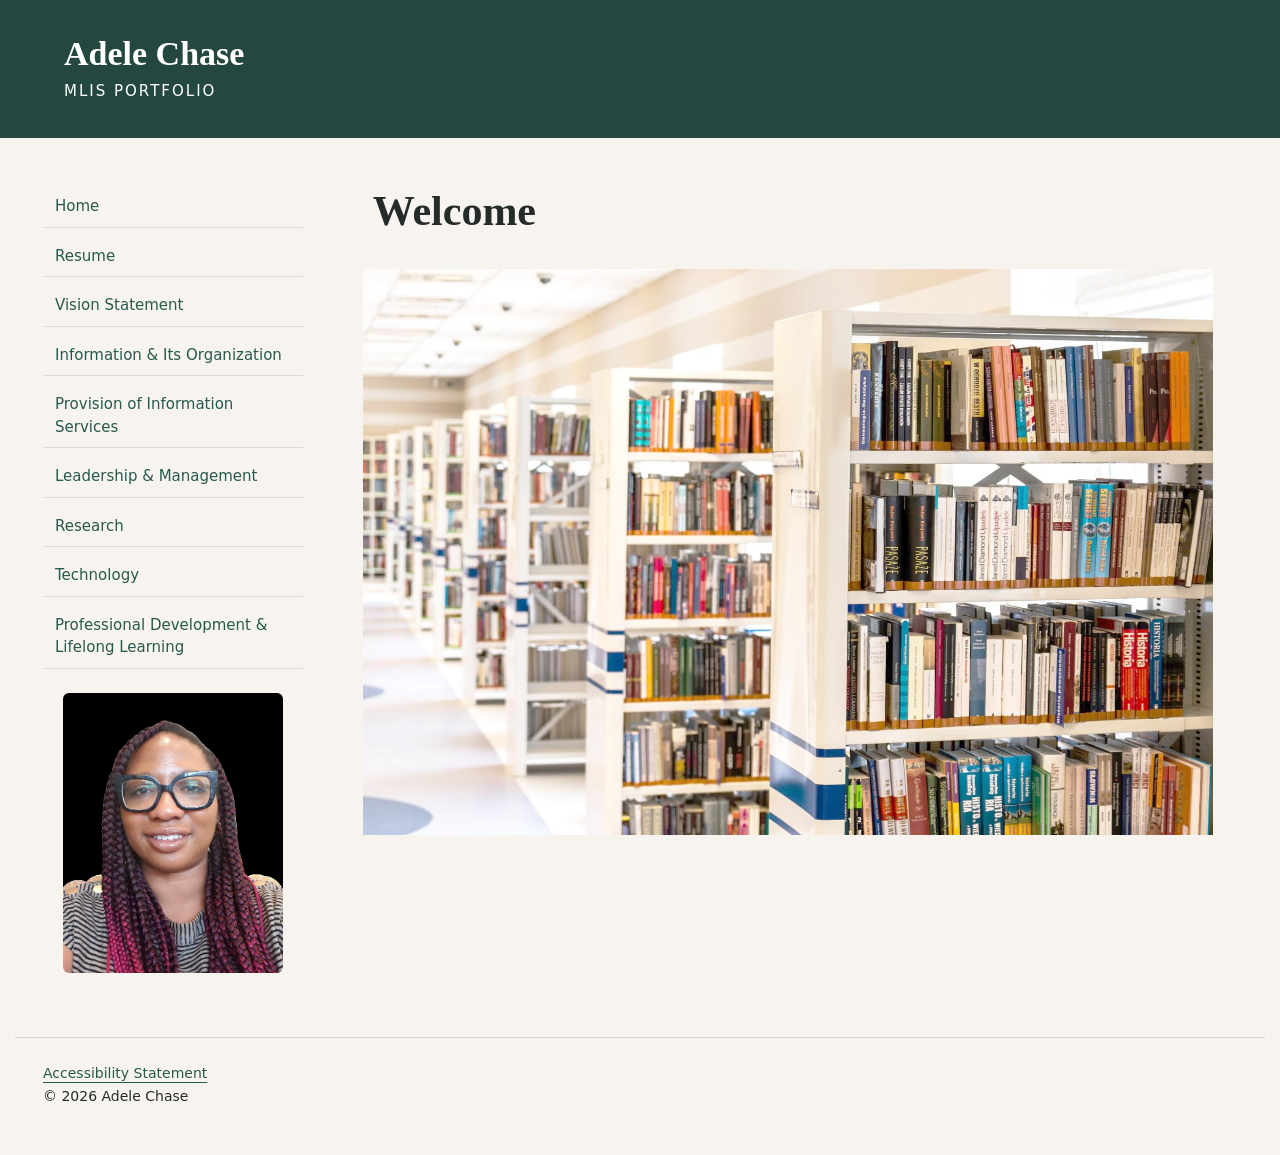
<file: index.html>
<!doctype html>
<html lang="en"><head><meta charset="utf-8"><meta name="viewport" content="width=device-width, initial-scale=1"><title>Home | Adele Chase — MLIS Portfolio</title><link rel="stylesheet" href="style.css"></head><body><a class="skip" href="#content">Skip to content</a><header><a class="brand" href="index.html">Adele Chase<span>MLIS Portfolio</span></a></header><div class="layout"><aside class="home-sidebar"><nav aria-label="Main navigation"><a href="index.html">Home</a><a href="resume.html">Resume</a><a href="vision-statement.html">Vision Statement</a><a href="information-organization.html">Information &amp; Its Organization</a><a href="information-services.html">Provision of Information Services</a><a href="leadership-management.html">Leadership &amp; Management</a><a href="research.html">Research</a><a href="technology.html">Technology</a><a href="professional-development.html">Professional Development &amp; Lifelong Learning</a></nav><img class="portrait" src="assets/e1c992_d868ff9515e34f4cb7416c0b3d04ee50~mv2.jpg" alt="Smiling Black woman with glasses and long braids."></aside><main id="content">
<h1> Welcome</h1>
<img class="content-image" src="assets/ab21a37674104b65a2404021d0c1928b.jpg" alt="Library Bookshelves" loading="lazy"></main></div><footer><a href="accessibility-statement.html">Accessibility Statement</a><p>© 2026 Adele Chase</p></footer></body></html>
</file>
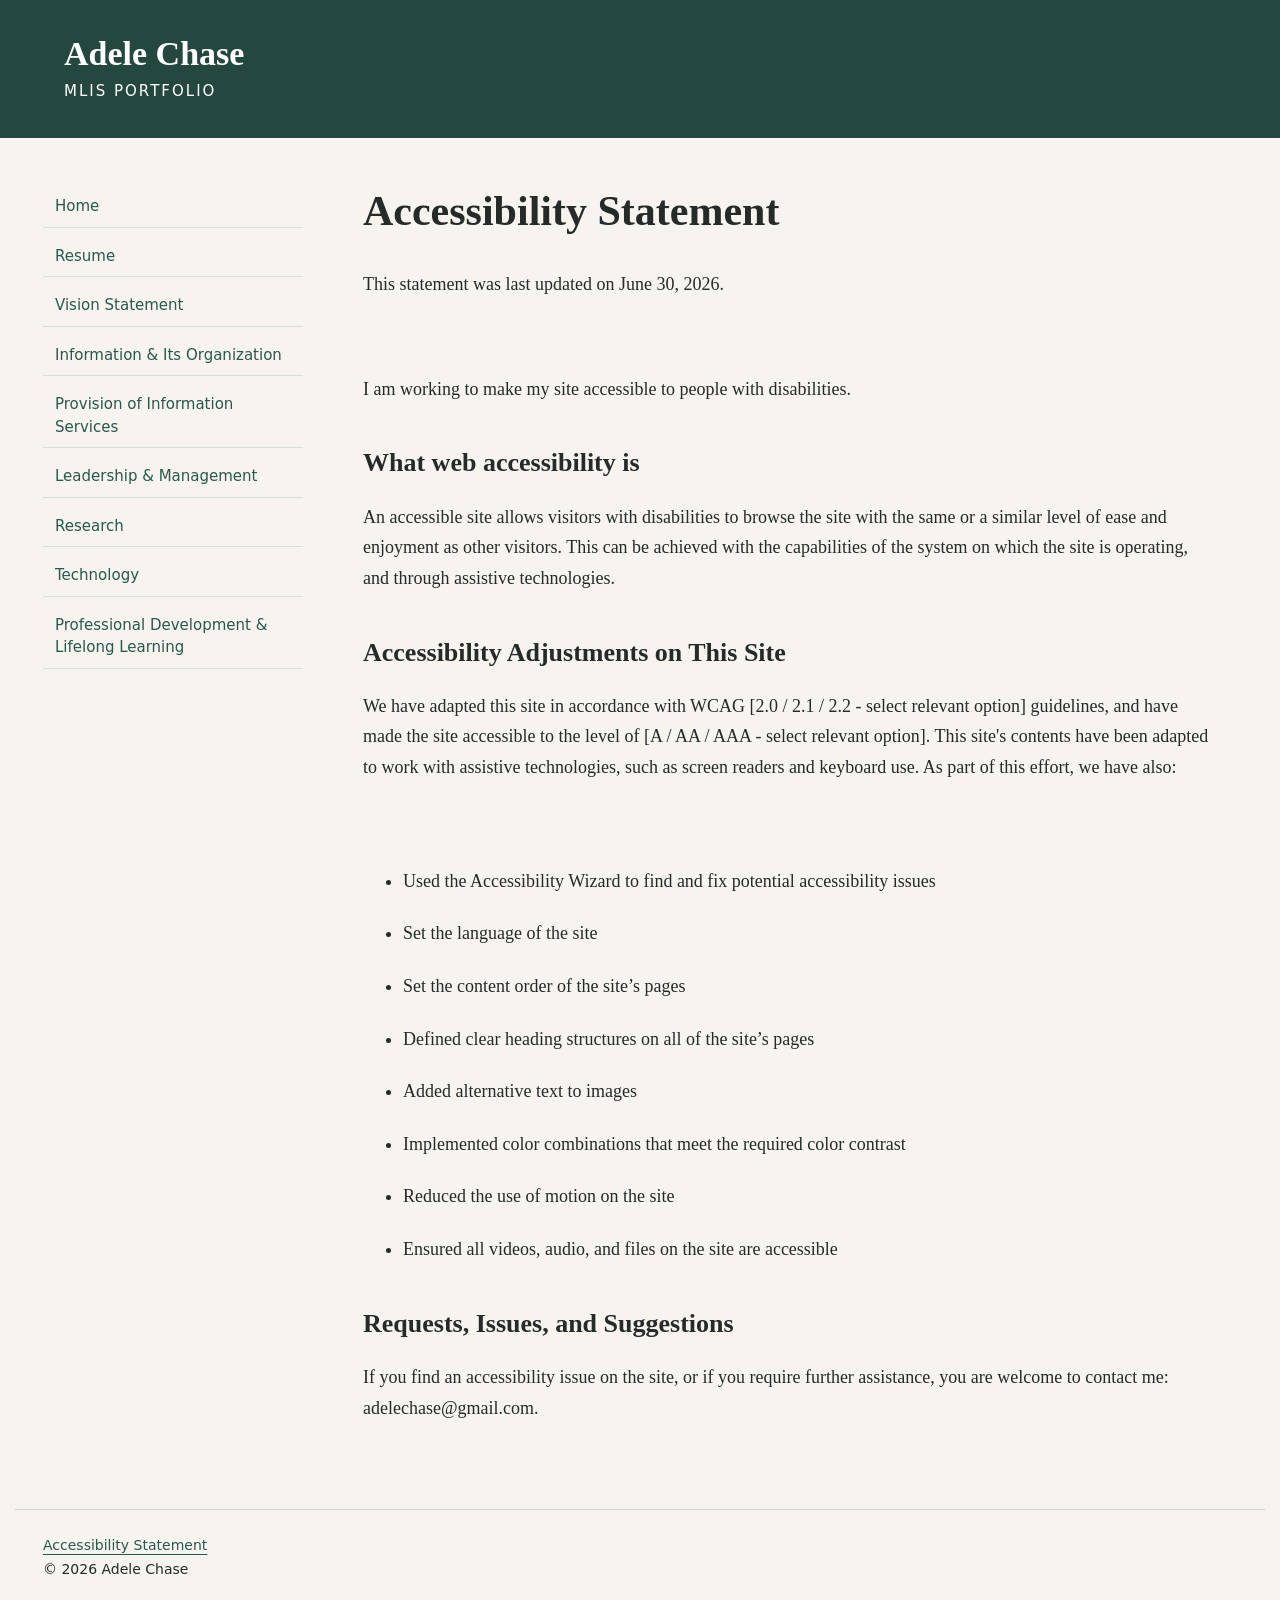
<file: accessibility-statement.html>
<!doctype html>
<html lang="en"><head><meta charset="utf-8"><meta name="viewport" content="width=device-width, initial-scale=1"><title>Accessibility Statement | Adele Chase — MLIS Portfolio</title><link rel="stylesheet" href="style.css"></head><body><a class="skip" href="#content">Skip to content</a><header><a class="brand" href="index.html">Adele Chase<span>MLIS Portfolio</span></a></header><div class="layout"><nav aria-label="Main navigation"><a href="index.html">Home</a><a href="resume.html">Resume</a><a href="vision-statement.html">Vision Statement</a><a href="information-organization.html">Information &amp; Its Organization</a><a href="information-services.html">Provision of Information Services</a><a href="leadership-management.html">Leadership &amp; Management</a><a href="research.html">Research</a><a href="technology.html">Technology</a><a href="professional-development.html">Professional Development &amp; Lifelong Learning</a></nav><main id="content"><h1>Accessibility Statement</h1>
<p>This statement was last updated on June 30, 2026.</p>
<p><span>​</span></p>
<p>I am working to make my site accessible to people with disabilities.</p>
<h2>What web accessibility is</h2>
<p>An accessible site allows visitors with disabilities to browse the site with the same or a similar level of ease and enjoyment as other visitors. This can be achieved with the capabilities of the system on which the site is operating, and through assistive technologies.</p>
<h2>Accessibility Adjustments on This Site</h2>
<p>We have adapted this site in accordance with WCAG <span>[2.0 / 2.1 / 2.2 - select relevant option]</span> guidelines, and have made the site accessible to the level of <span>[A / AA / AAA - select relevant option]</span>. This site&#x27;s contents have been adapted to work with assistive technologies, such as screen readers and keyboard use. As part of this effort, we have also:<br></br>
 </p>
<ul>
<li>
<p>Used the Accessibility Wizard to find and fix potential accessibility issues</p>
</li>
<li>
<p>Set the language of the site </p>
</li>
<li>
<p>Set the content order of the site’s pages</p>
</li>
<li>
<p>Defined clear heading structures on all of the site’s pages</p>
</li>
<li>
<p>Added alternative text to images</p>
</li>
<li>
<p>Implemented color combinations that meet the required color contrast</p>
</li>
<li>
<p>Reduced the use of motion on the site</p>
</li>
<li>
<p>Ensured all videos, audio, and files on the site are accessible</p>
</li>
</ul>
<h2>Requests, Issues, and Suggestions</h2>
<p>If you find an accessibility issue on the site, or if you require further assistance, you are welcome to contact me: adelechase@gmail.com.</p></main></div><footer><a href="accessibility-statement.html">Accessibility Statement</a><p>© 2026 Adele Chase</p></footer></body></html>
</file>
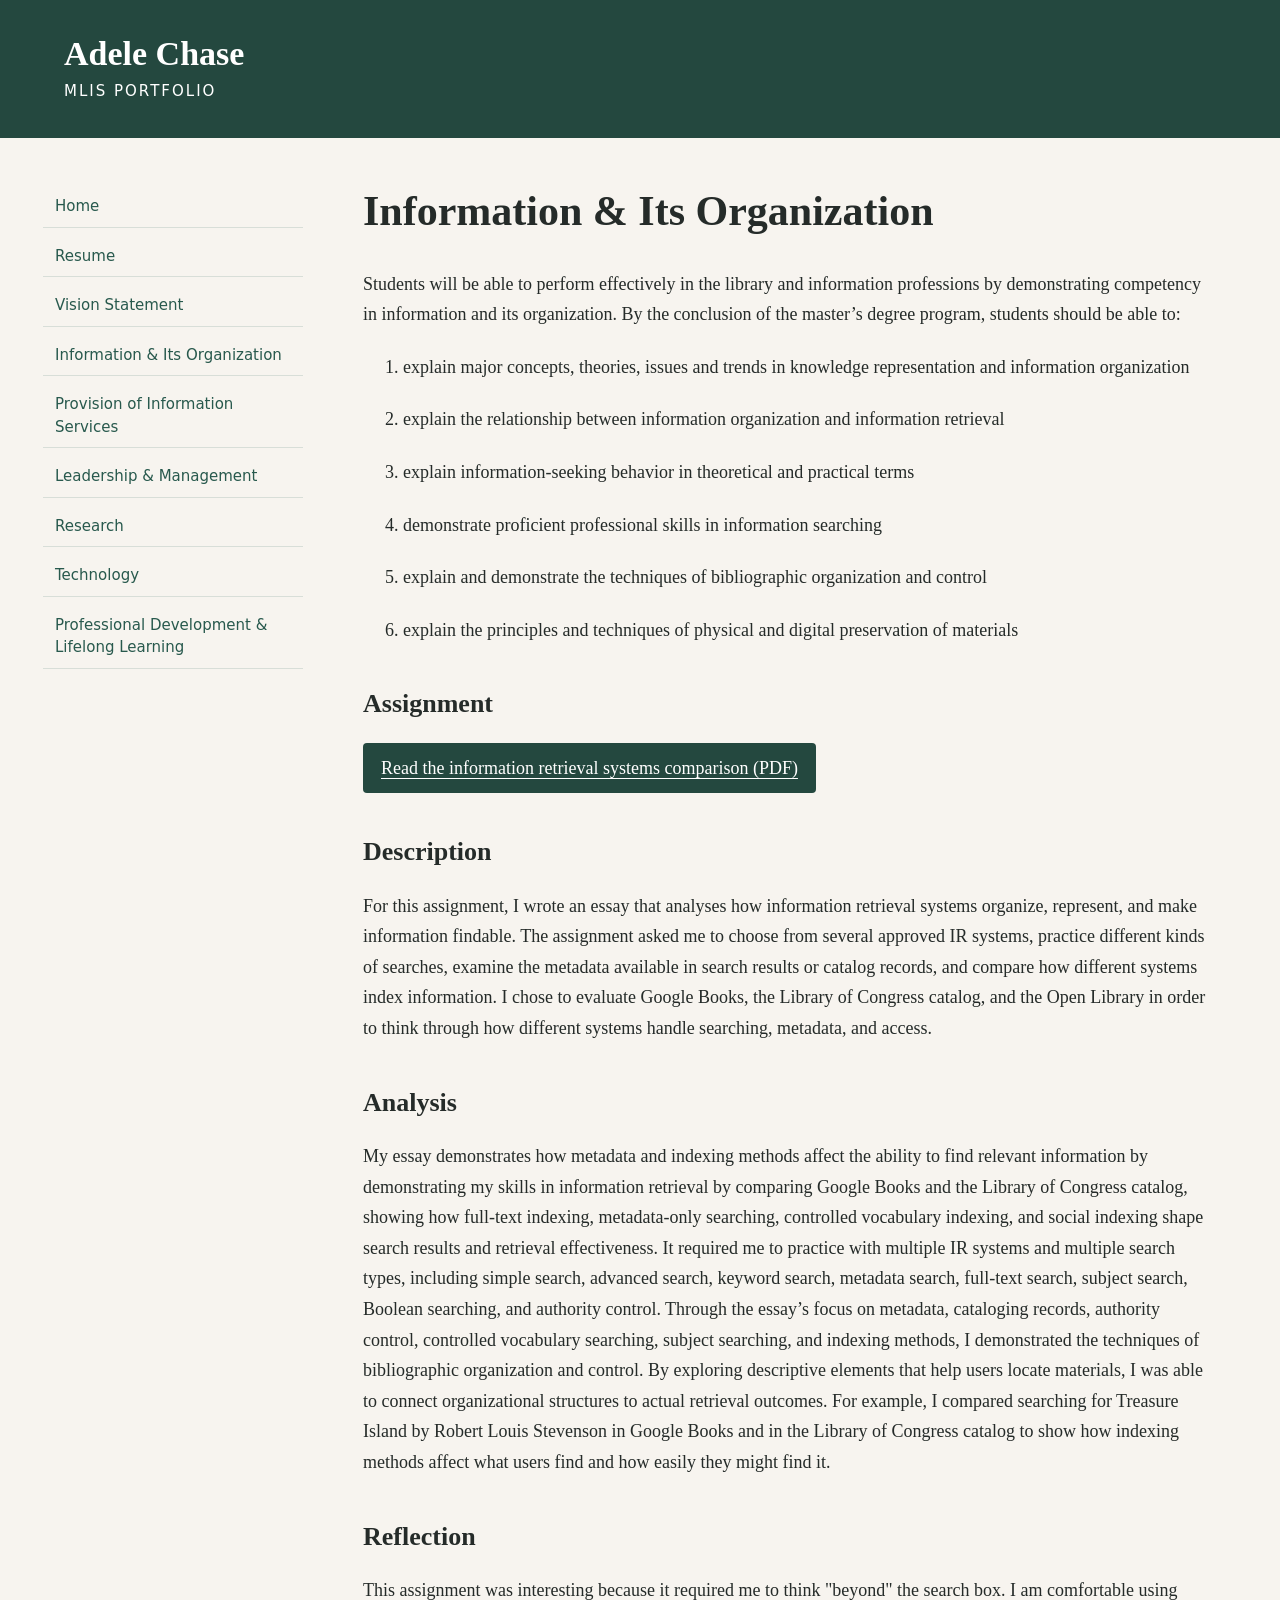
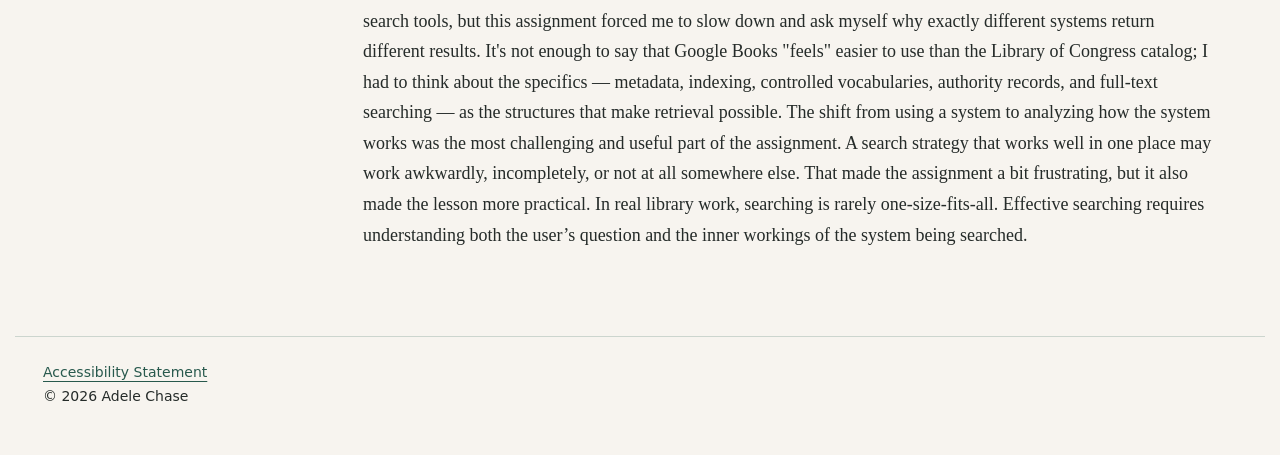
<file: information-organization.html>
<!doctype html>
<html lang="en"><head><meta charset="utf-8"><meta name="viewport" content="width=device-width, initial-scale=1"><title>Information &amp; Its Organization | Adele Chase — MLIS Portfolio</title><link rel="stylesheet" href="style.css"></head><body><a class="skip" href="#content">Skip to content</a><header><a class="brand" href="index.html">Adele Chase<span>MLIS Portfolio</span></a></header><div class="layout"><nav aria-label="Main navigation"><a href="index.html">Home</a><a href="resume.html">Resume</a><a href="vision-statement.html">Vision Statement</a><a href="information-organization.html">Information &amp; Its Organization</a><a href="information-services.html">Provision of Information Services</a><a href="leadership-management.html">Leadership &amp; Management</a><a href="research.html">Research</a><a href="technology.html">Technology</a><a href="professional-development.html">Professional Development &amp; Lifelong Learning</a></nav><main id="content"><h1><span>Information &amp; Its Organization</span></h1>
<p>Students will be able to perform effectively in the library and information professions by demonstrating competency in information and its organization. By the conclusion of the master’s degree program, students should be able to:</p>
<ol>
<li>
<p><span>explain major concepts, theories, issues and trends in knowledge representation and information organization</span></p>
</li>
<li>
<p><span>explain the relationship between information organization and information retrieval</span></p>
</li>
<li>
<p>explain information-seeking behavior in theoretical and practical terms</p>
</li>
<li>
<p><span>demonstrate proficient professional skills in information searching</span></p>
</li>
<li>
<p><span>explain and demonstrate the techniques of bibliographic organization and control</span></p>
</li>
<li>
<p>explain the principles and techniques of physical and digital preservation of materials</p>
</li>
</ol>
<h2>Assignment</h2>
<p class="download"><a href="assets/information-organization.pdf">Read the information retrieval systems comparison (PDF)</a></p>
<h2>Description</h2>
<p>For this assignment, I wrote an essay that analyses how information retrieval systems organize, represent, and make information findable. The assignment asked me to choose from several approved IR systems, practice different kinds of searches, examine the metadata available in search results or catalog records, and compare how different systems index information. I chose to evaluate Google Books, the Library of Congress catalog, and the Open Library in order to think through how different systems handle searching, metadata, and access.</p>
<h2>Analysis</h2>
<p>My essay demonstrates how metadata and indexing methods affect the ability to find relevant information by demonstrating my skills in information retrieval by comparing Google Books and the Library of Congress catalog, showing how full-text indexing, metadata-only searching, controlled vocabulary indexing, and social indexing shape search results and retrieval effectiveness. It required me to practice with multiple IR systems and multiple search types, including simple search, advanced search, keyword search, metadata search, full-text search, subject search, Boolean searching, and authority control. Through the essay’s focus on metadata, cataloging records, authority control, controlled vocabulary searching, subject searching, and indexing methods, I demonstrated the techniques of bibliographic organization and control. By exploring descriptive elements that help users locate materials, I was able to connect organizational structures to actual retrieval outcomes. For example, I compared searching for Treasure Island by Robert Louis Stevenson in Google Books and in the Library of Congress catalog to show how indexing methods affect what users find and how easily they might find it.</p>
<h2>Reflection</h2>
<p>This assignment was interesting because it required me to think &quot;beyond&quot; the search box. I am comfortable using search tools, but this assignment forced me to slow down and ask myself why <span>exactly</span> different systems return different results. It&#x27;s not enough to say that Google Books &quot;feels&quot; easier to use than the Library of Congress catalog; I had to think about the specifics — metadata, indexing, controlled vocabularies, authority records, and full-text searching — as the structures that make retrieval possible. The shift from using a system to analyzing how the system works was the most challenging and useful part of the assignment. A search strategy that works well in one place may work awkwardly, incompletely, or not at all somewhere else. That made the assignment a bit frustrating, but it also made the lesson more practical. In real library work, searching is rarely one-size-fits-all. Effective searching requires understanding both the user’s question and the inner workings of the system being searched.</p></main></div><footer><a href="accessibility-statement.html">Accessibility Statement</a><p>© 2026 Adele Chase</p></footer></body></html>
</file>
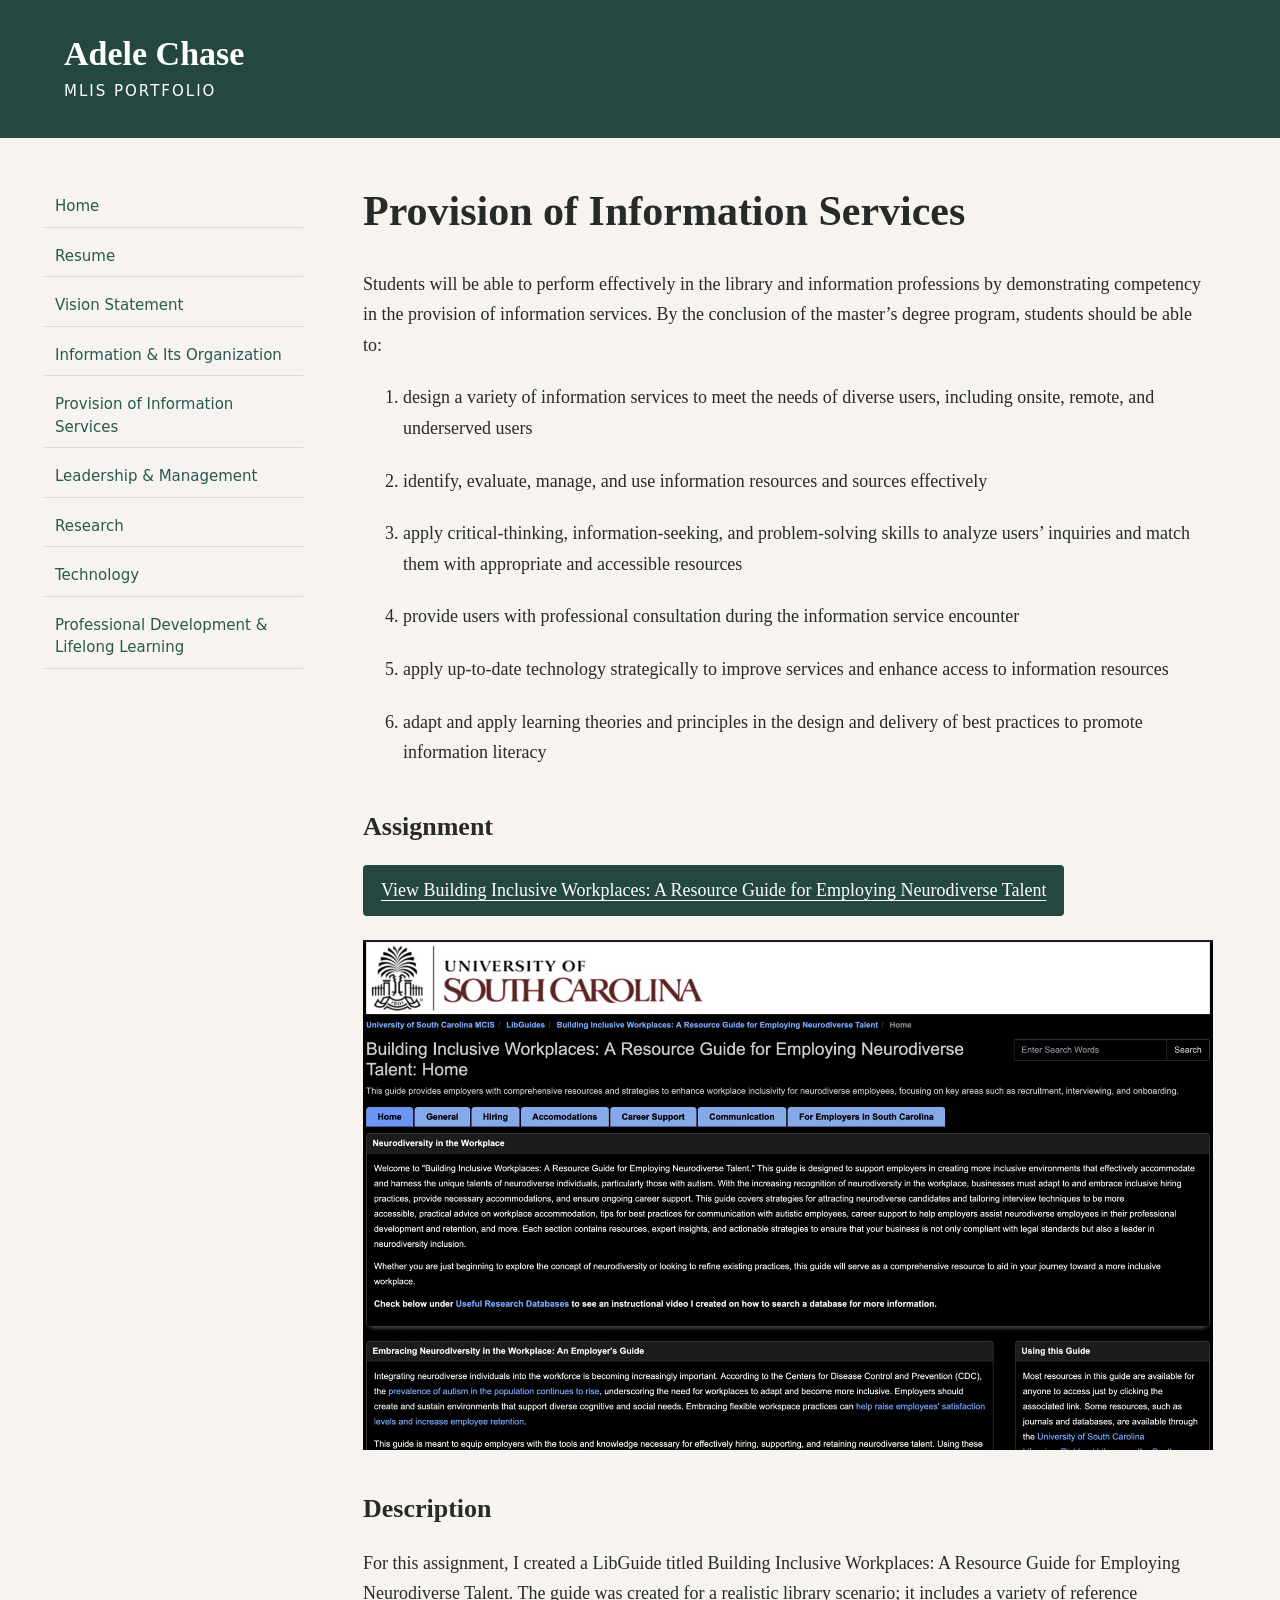
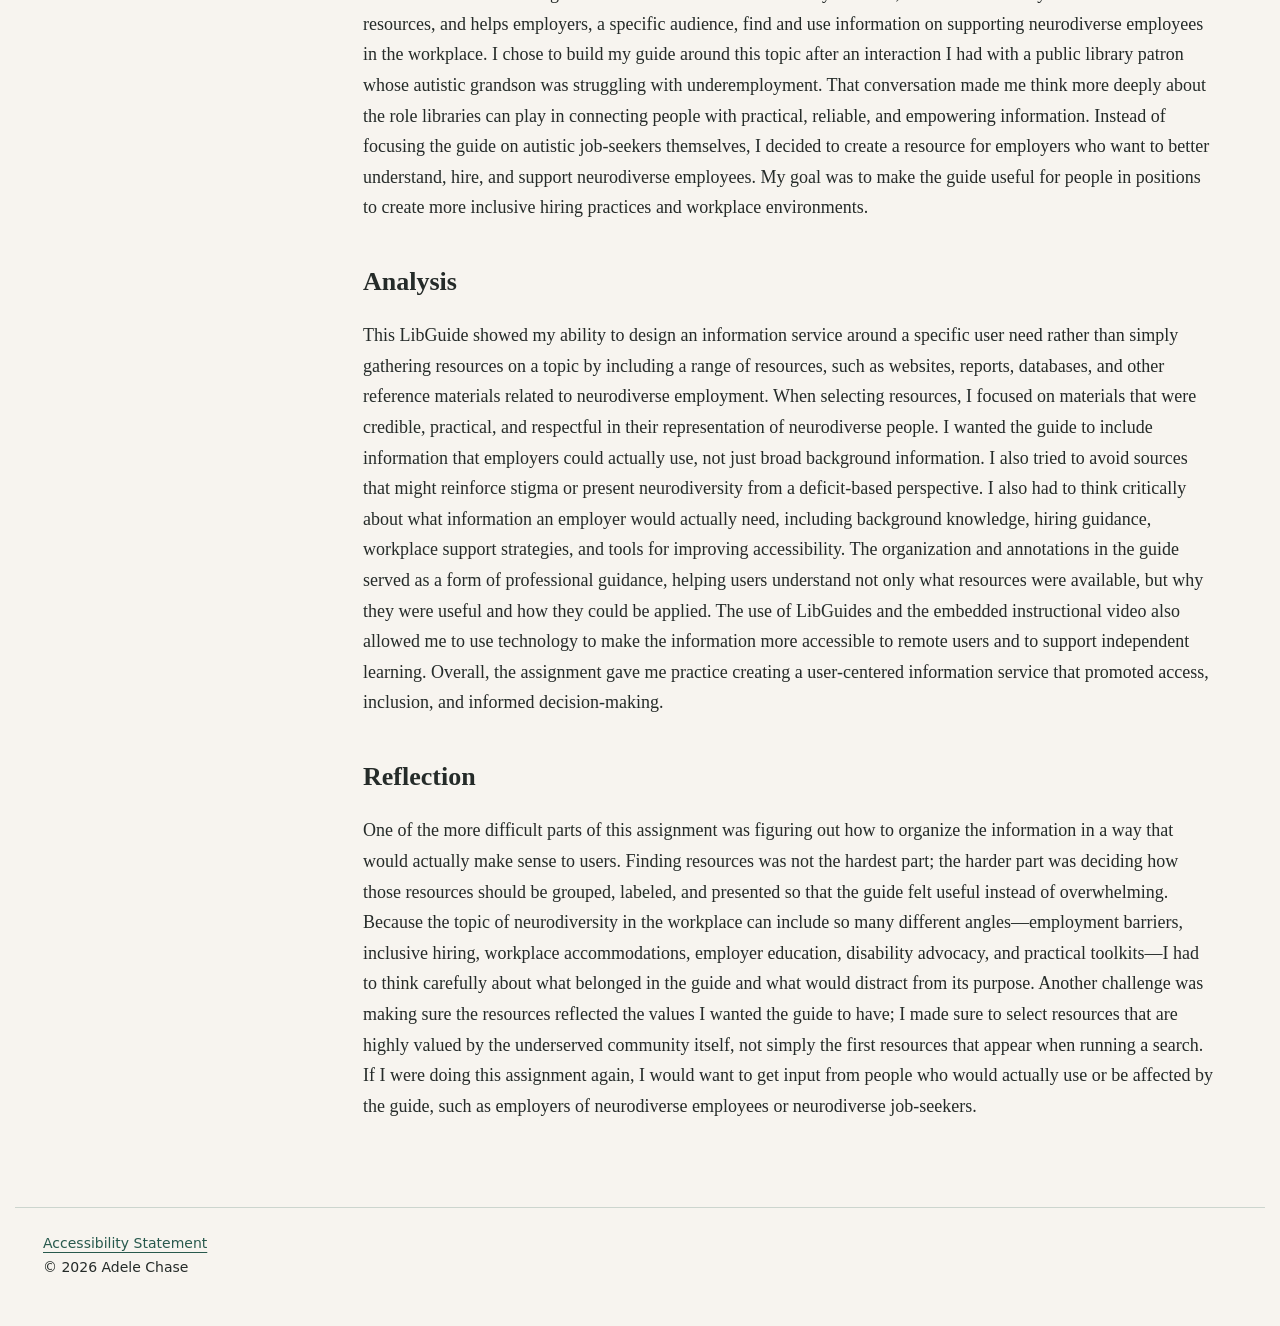
<file: information-services.html>
<!doctype html>
<html lang="en"><head><meta charset="utf-8"><meta name="viewport" content="width=device-width, initial-scale=1"><title>Provision of Information Services | Adele Chase — MLIS Portfolio</title><link rel="stylesheet" href="style.css"></head><body><a class="skip" href="#content">Skip to content</a><header><a class="brand" href="index.html">Adele Chase<span>MLIS Portfolio</span></a></header><div class="layout"><nav aria-label="Main navigation"><a href="index.html">Home</a><a href="resume.html">Resume</a><a href="vision-statement.html">Vision Statement</a><a href="information-organization.html">Information &amp; Its Organization</a><a href="information-services.html">Provision of Information Services</a><a href="leadership-management.html">Leadership &amp; Management</a><a href="research.html">Research</a><a href="technology.html">Technology</a><a href="professional-development.html">Professional Development &amp; Lifelong Learning</a></nav><main id="content"><h1><span>Provision of Information Services</span></h1>
<p>Students will be able to perform effectively in the library and information professions by demonstrating competency in the provision of information services. By the conclusion of the master’s degree program, students should be able to:</p>
<ol>
<li>
<p><span>design a variety of information services to meet the needs of diverse users, including onsite, remote, and underserved users</span></p>
</li>
<li>
<p><span>identify, evaluate, manage, and use information resources and sources effectively</span></p>
</li>
<li>
<p><span>apply critical-thinking, information-seeking, and problem-solving skills to analyze users’ inquiries and match them with appropriate and accessible resources</span></p>
</li>
<li>
<p>provide users with professional consultation during the information service encounter</p>
</li>
<li>
<p><span>apply up-to-date technology strategically to improve services and enhance access to information resources</span></p>
</li>
<li>
<p><span>adapt and apply learning theories and principles in the design and delivery of best practices to promote information literacy</span></p>
</li>
</ol>
<h2>Assignment</h2>
<p class="download"><a href="https://sclis.libguides.com/c.php?g=1413737">View Building Inclusive Workplaces: A Resource Guide for Employing Neurodiverse Talent</a></p>
<a href="https://sclis.libguides.com/c.php?g=1413737"><img class="content-image" src="assets/e1c992_71511444caf3416bacb70e576bbe97df~mv2.jpg" alt="View Building Inclusive Workplaces: A Resource Guide for Employing Neurodiverse Talent" loading="lazy"></a>
<h2>Description</h2>
<p>For this assignment, I created a LibGuide titled <span>Building Inclusive Workplaces: A Resource Guide for Employing Neurodiverse Talent</span>. The guide was created for a realistic library scenario; it includes a variety of reference resources, and helps employers, a specific audience, find and use information on supporting neurodiverse employees in the workplace. I chose to build my guide around this topic after an interaction I had with a public library patron whose autistic grandson was struggling with underemployment. That conversation made me think more deeply about the role libraries can play in connecting people with practical, reliable, and empowering information. Instead of focusing the guide on autistic job-seekers themselves, I decided to create a resource for employers who want to better understand, hire, and support neurodiverse employees. My goal was to make the guide useful for people in positions to create more inclusive hiring practices and workplace environments.</p>
<h2>Analysis</h2>
<p>This LibGuide showed my ability to design an information service around a specific user need rather than simply gathering resources on a topic by including a range of resources, such as websites, reports, databases, and other reference materials related to neurodiverse employment. When selecting resources, I focused on materials that were credible, practical, and respectful in their representation of neurodiverse people. I wanted the guide to include information that employers could actually use, not just broad background information. I also tried to avoid sources that might reinforce stigma or present neurodiversity from a deficit-based perspective. I also had to think critically about what information an employer would actually need, including background knowledge, hiring guidance, workplace support strategies, and tools for improving accessibility. The organization and annotations in the guide served as a form of professional guidance, helping users understand not only what resources were available, but why they were useful and how they could be applied. The use of LibGuides and the embedded instructional video also allowed me to use technology to make the information more accessible to remote users and to support independent learning. Overall, the assignment gave me practice creating a user-centered information service that promoted access, inclusion, and informed decision-making.</p>
<h2>Reflection</h2>
<p>One of the more difficult parts of this assignment was figuring out how to organize the information in a way that would actually make sense to users. Finding resources was not the hardest part; the harder part was deciding how those resources should be grouped, labeled, and presented so that the guide felt useful instead of overwhelming. Because the topic of neurodiversity in the workplace can include so many different angles—employment barriers, inclusive hiring, workplace accommodations, employer education, disability advocacy, and practical toolkits—I had to think carefully about what belonged in the guide and what would distract from its purpose. Another challenge was making sure the resources reflected the values I wanted the guide to have; I made sure to select resources that are highly valued by the underserved community itself, not simply the first resources that appear when running a search. If I were doing this assignment again, I would want to get input from people who would actually use or be affected by the guide, such as employers of neurodiverse employees or neurodiverse job-seekers.</p></main></div><footer><a href="accessibility-statement.html">Accessibility Statement</a><p>© 2026 Adele Chase</p></footer></body></html>
</file>
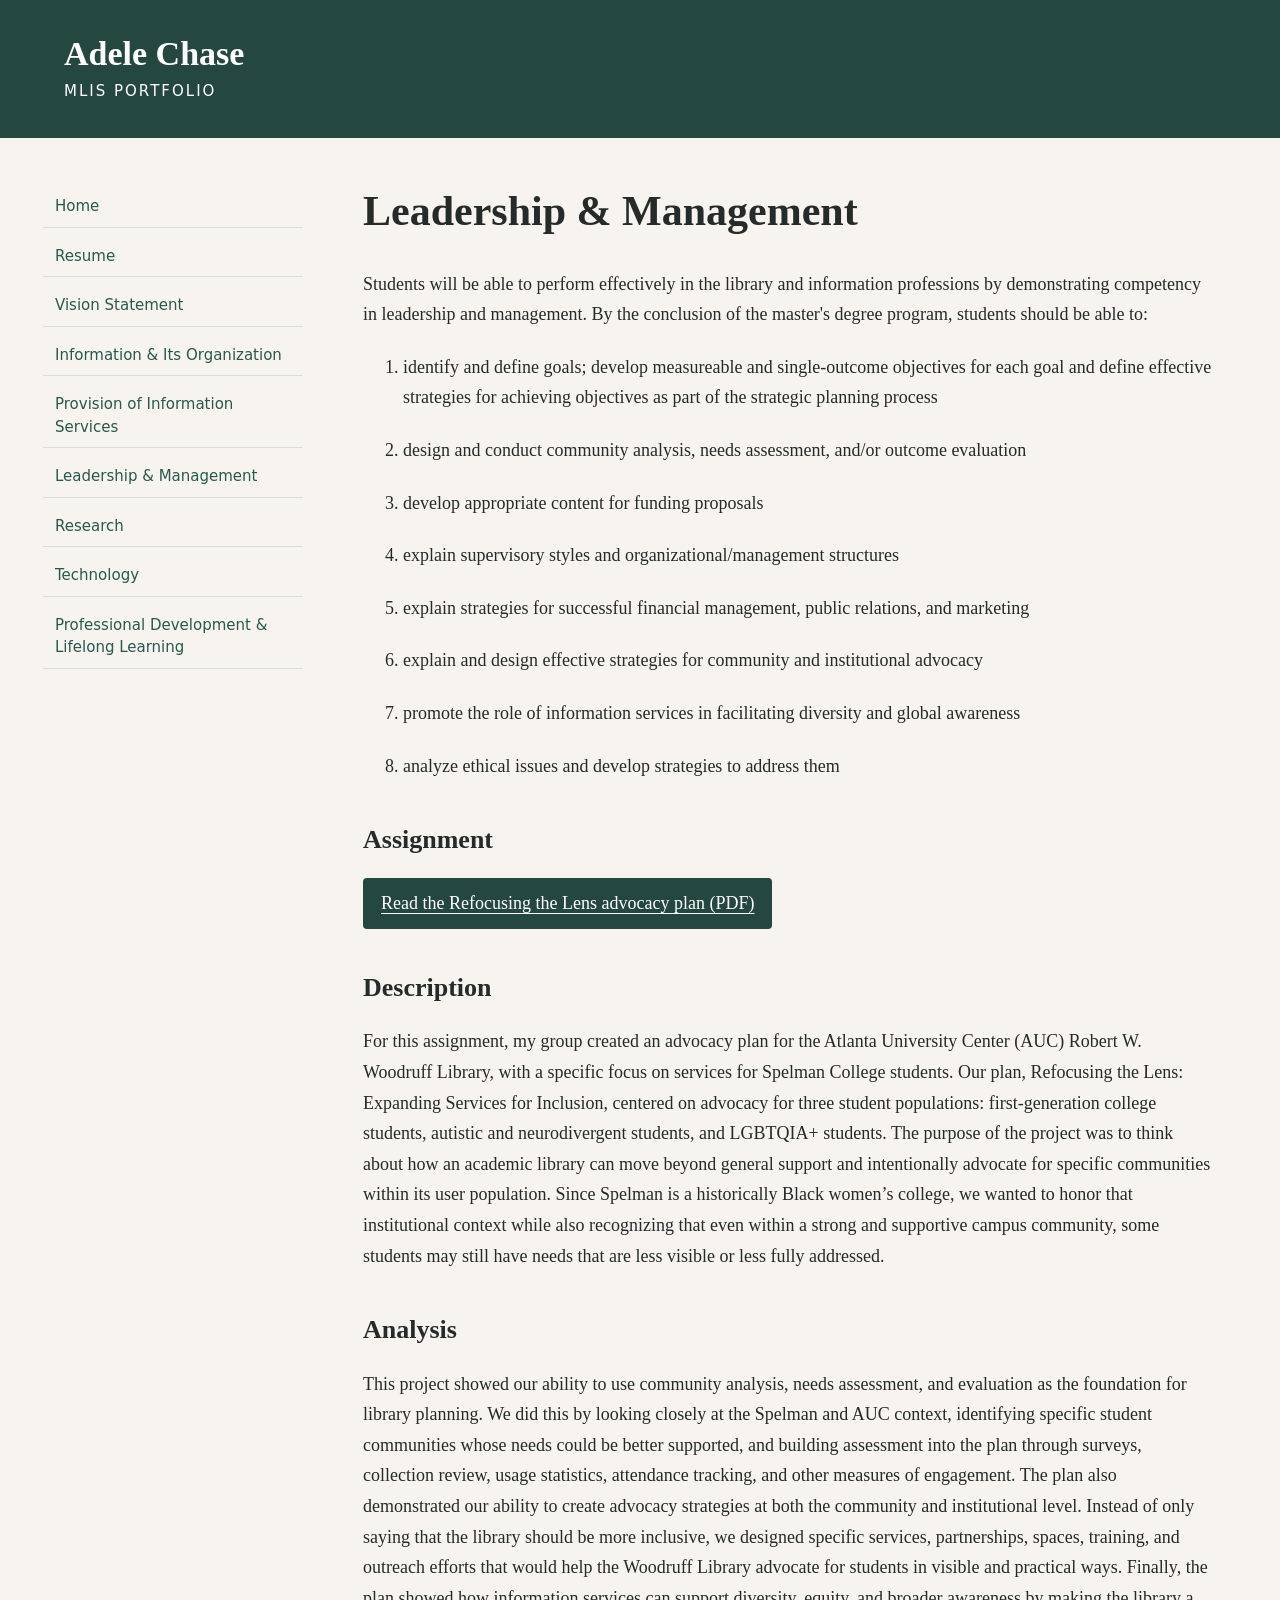
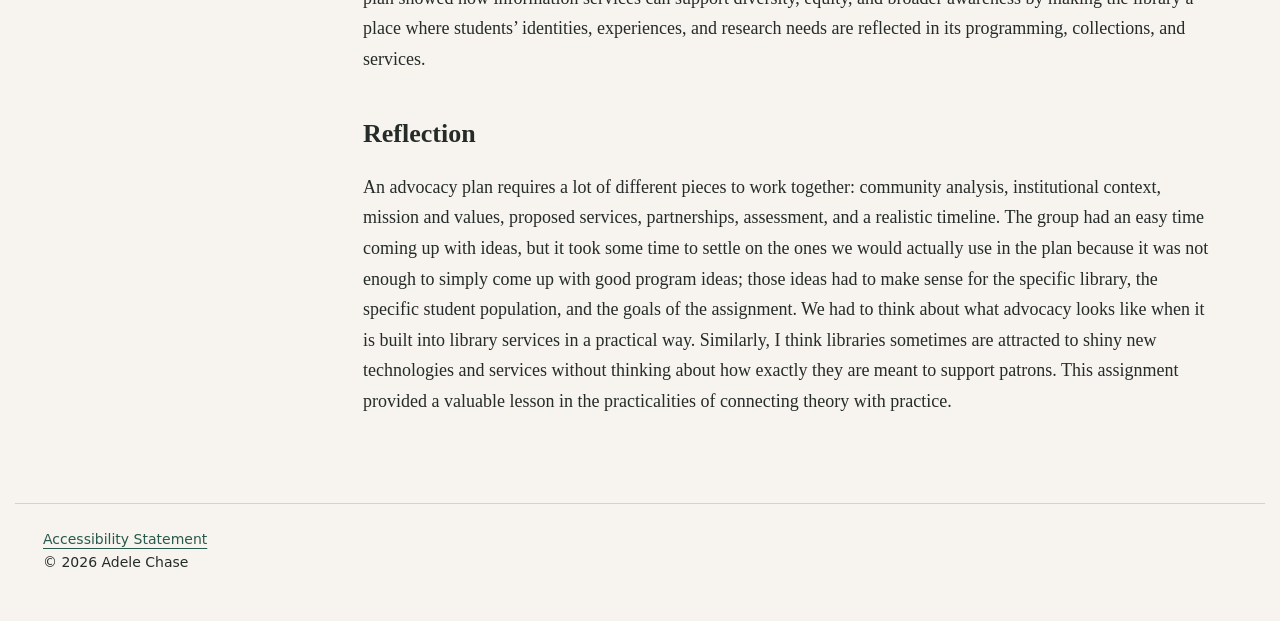
<file: leadership-management.html>
<!doctype html>
<html lang="en"><head><meta charset="utf-8"><meta name="viewport" content="width=device-width, initial-scale=1"><title>Leadership &amp; Management | Adele Chase — MLIS Portfolio</title><link rel="stylesheet" href="style.css"></head><body><a class="skip" href="#content">Skip to content</a><header><a class="brand" href="index.html">Adele Chase<span>MLIS Portfolio</span></a></header><div class="layout"><nav aria-label="Main navigation"><a href="index.html">Home</a><a href="resume.html">Resume</a><a href="vision-statement.html">Vision Statement</a><a href="information-organization.html">Information &amp; Its Organization</a><a href="information-services.html">Provision of Information Services</a><a href="leadership-management.html">Leadership &amp; Management</a><a href="research.html">Research</a><a href="technology.html">Technology</a><a href="professional-development.html">Professional Development &amp; Lifelong Learning</a></nav><main id="content"><h1><span>Leadership &amp; Management</span></h1>
<p>Students will be able to perform effectively in the library and information professions by demonstrating competency in leadership and management. By the conclusion of the master&#x27;s degree program, students should be able to:</p>
<ol>
<li>
<p>identify and define goals; develop measureable and single-outcome objectives for each goal and define effective strategies for achieving objectives as part of the strategic planning process</p>
</li>
<li>
<p><span>design and conduct community analysis, needs assessment, and/or outcome evaluation</span></p>
</li>
<li>
<p>develop appropriate content for funding proposals</p>
</li>
<li>
<p>explain supervisory styles and organizational/management structures</p>
</li>
<li>
<p>explain strategies for successful financial management, public relations, and marketing</p>
</li>
<li>
<p><span>explain and design effective strategies for community and institutional advocacy</span></p>
</li>
<li>
<p><span>promote the role of information services in facilitating diversity and global awareness</span></p>
</li>
<li>
<p>analyze ethical issues and develop strategies to address them</p>
</li>
</ol>
<h2>Assignment</h2>
<p class="download"><a href="assets/leadership-management.pdf">Read the Refocusing the Lens advocacy plan (PDF)</a></p>
<h2>Description</h2>
<p>For this assignment, my group created an advocacy plan for the Atlanta University Center (AUC) Robert W. Woodruff Library, with a specific focus on services for Spelman College students. Our plan, <span>Refocusing the Lens: Expanding Services for Inclusion</span>, centered on advocacy for three student populations: first-generation college students, autistic and neurodivergent students, and LGBTQIA+ students. The purpose of the project was to think about how an academic library can move beyond general support and intentionally advocate for specific communities within its user population. Since Spelman is a historically Black women’s college, we wanted to honor that institutional context while also recognizing that even within a strong and supportive campus community, some students may still have needs that are less visible or less fully addressed.</p>
<h2>Analysis</h2>
<p>This project showed our ability to use community analysis, needs assessment, and evaluation as the foundation for library planning. We did this by looking closely at the Spelman and AUC context, identifying specific student communities whose needs could be better supported, and building assessment into the plan through surveys, collection review, usage statistics, attendance tracking, and other measures of engagement. The plan also demonstrated our ability to create advocacy strategies at both the community and institutional level. Instead of only saying that the library should be more inclusive, we designed specific services, partnerships, spaces, training, and outreach efforts that would help the Woodruff Library advocate for students in visible and practical ways. Finally, the plan showed how information services can support diversity, equity, and broader awareness by making the library a place where students’ identities, experiences, and research needs are reflected in its programming, collections, and services.</p>
<h2>Reflection</h2>
<p>An advocacy plan requires a lot of different pieces to work together: community analysis, institutional context, mission and values, proposed services, partnerships, assessment, and a realistic timeline. The group had an easy time coming up with ideas, but it took some time to settle on the ones we would actually use in the plan because it was not enough to simply come up with good program ideas; those ideas had to make sense for the specific library, the specific student population, and the goals of the assignment. We had to think about what advocacy looks like when it is built into library services in a practical way. Similarly, I think libraries sometimes are attracted to shiny new technologies and services without thinking about how exactly they are meant to support patrons. This assignment provided a valuable lesson in the practicalities of connecting theory with practice.</p></main></div><footer><a href="accessibility-statement.html">Accessibility Statement</a><p>© 2026 Adele Chase</p></footer></body></html>
</file>
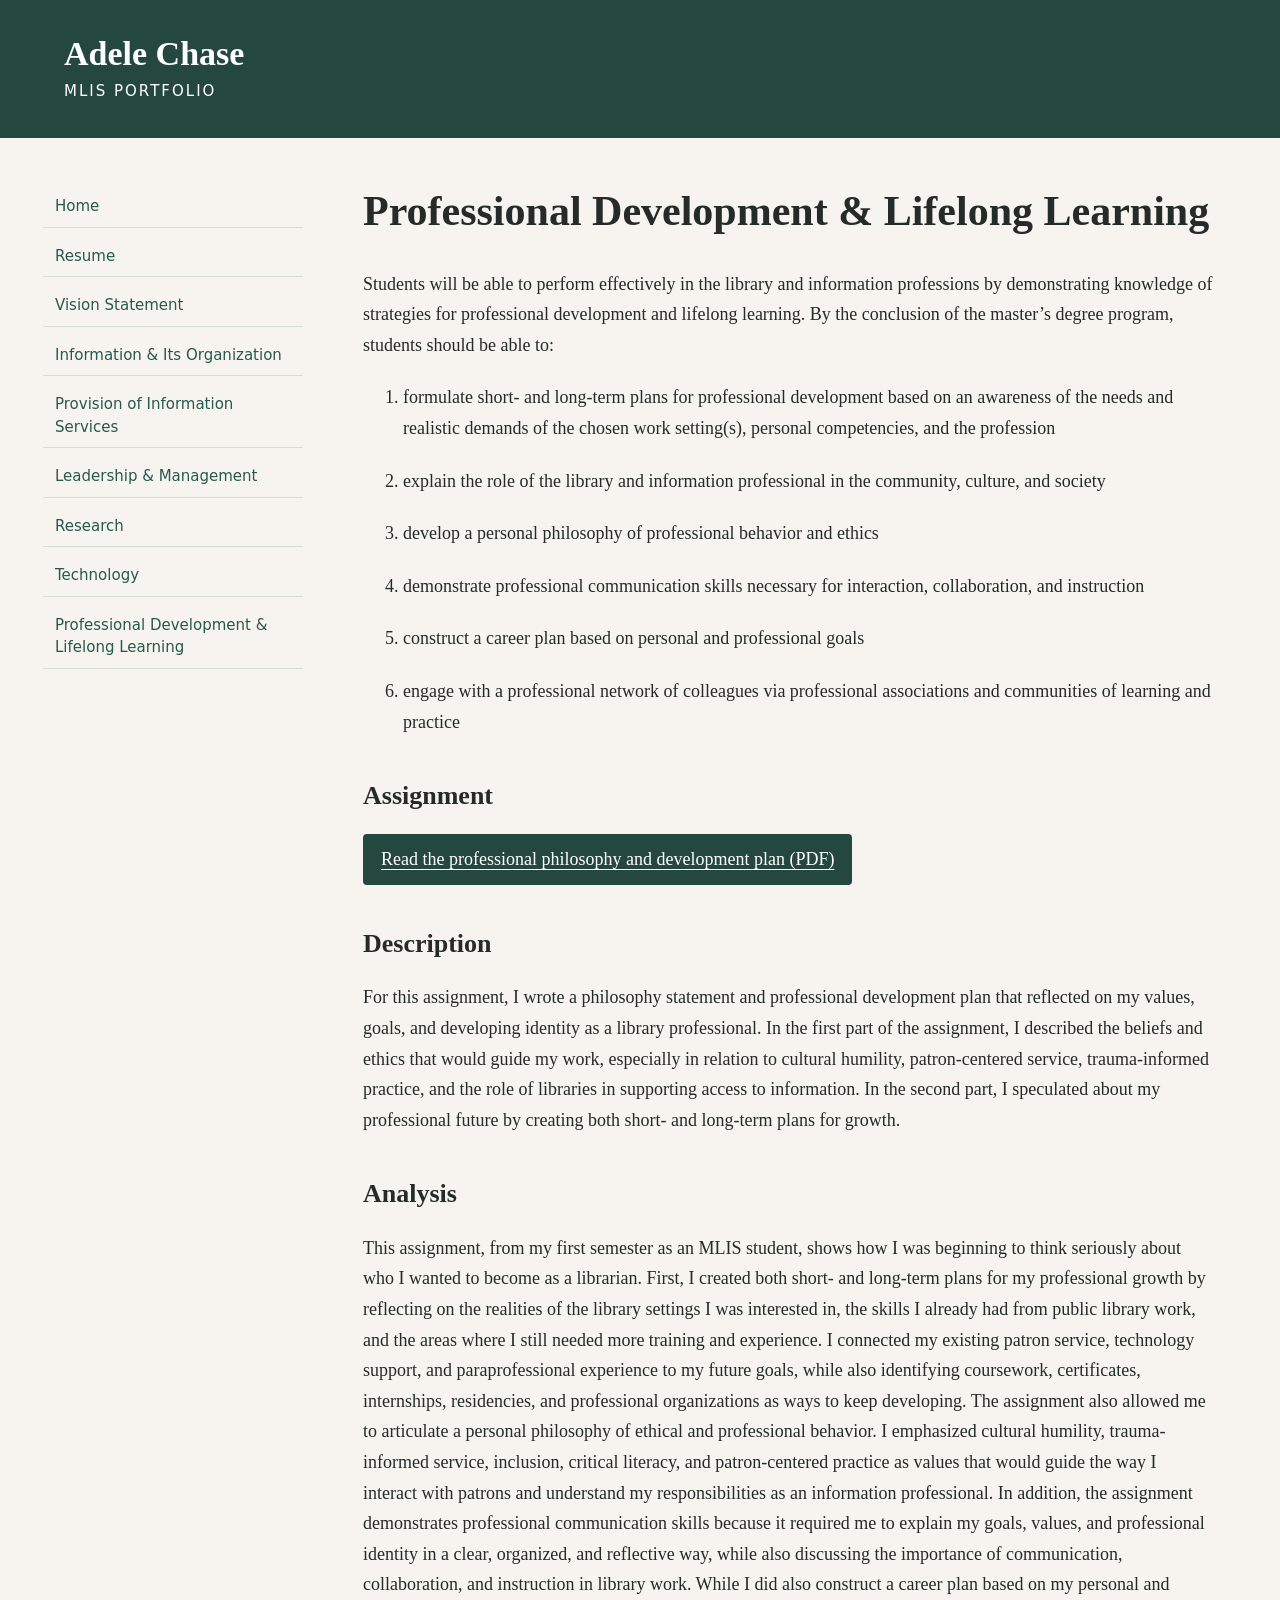
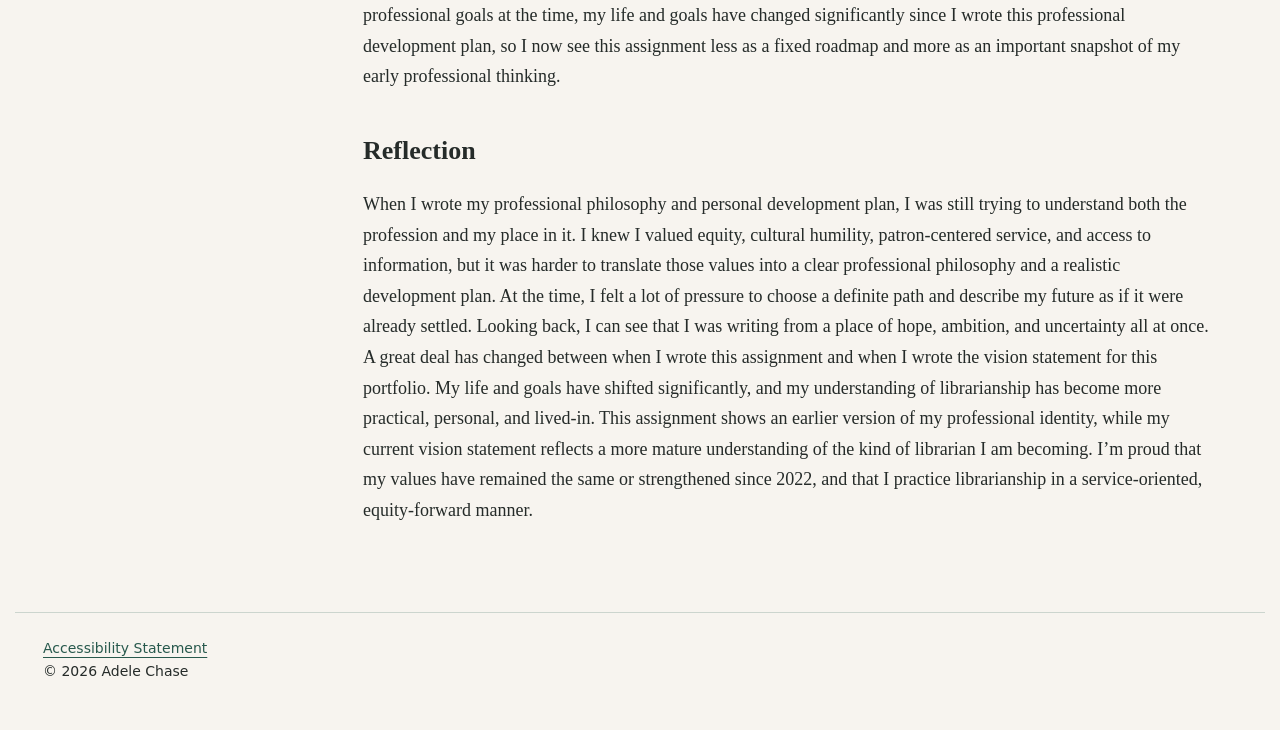
<file: professional-development.html>
<!doctype html>
<html lang="en"><head><meta charset="utf-8"><meta name="viewport" content="width=device-width, initial-scale=1"><title>Professional Development &amp; Lifelong Learning | Adele Chase — MLIS Portfolio</title><link rel="stylesheet" href="style.css"></head><body><a class="skip" href="#content">Skip to content</a><header><a class="brand" href="index.html">Adele Chase<span>MLIS Portfolio</span></a></header><div class="layout"><nav aria-label="Main navigation"><a href="index.html">Home</a><a href="resume.html">Resume</a><a href="vision-statement.html">Vision Statement</a><a href="information-organization.html">Information &amp; Its Organization</a><a href="information-services.html">Provision of Information Services</a><a href="leadership-management.html">Leadership &amp; Management</a><a href="research.html">Research</a><a href="technology.html">Technology</a><a href="professional-development.html">Professional Development &amp; Lifelong Learning</a></nav><main id="content"><h1><span>Professional Development &amp; Lifelong Learning</span></h1>
<p>Students will be able to perform effectively in the library and information professions by demonstrating knowledge of strategies for professional development and lifelong learning. By the conclusion of the master’s degree program, students should be able to:</p>
<ol>
<li>
<p><span>formulate short- and long-term plans for professional development based on an awareness of the needs and realistic demands of the chosen work setting(s), personal competencies, and the profession</span></p>
</li>
<li>
<p>explain the role of the library and information professional in the community, culture, and society</p>
</li>
<li>
<p><span>develop a personal philosophy of professional behavior and ethics</span></p>
</li>
<li>
<p><span>demonstrate professional communication skills necessary for interaction, collaboration, and instruction</span></p>
</li>
<li>
<p><span>construct a career plan based on personal and professional goals</span></p>
</li>
<li>
<p>engage with a professional network of colleagues via professional associations and communities of learning and practice</p>
</li>
</ol>
<h2>Assignment</h2>
<p class="download"><a href="assets/professional-development.pdf">Read the professional philosophy and development plan (PDF)</a></p>
<h2>Description</h2>
<p>For this assignment, I wrote a philosophy statement and professional development plan that reflected on my values, goals, and developing identity as a library professional. In the first part of the assignment, I described the beliefs and ethics that would guide my work, especially in relation to cultural humility, patron-centered service, trauma-informed practice, and the role of libraries in supporting access to information. In the second part, I speculated about my professional future by creating both short- and long-term plans for growth.</p>
<h2>Analysis</h2>
<p><span><span><span><span><span>This assignment, from my first semester as an MLIS student, shows how I was beginning to think seriously about who I wanted to become as a librarian. First, I created both short- and long-term plans for my professional growth by reflecting on the realities of the library settings I was interested in, the skills I already had from public library work, and the areas where I still needed more training and experience. I connected my existing patron service, technology support, and paraprofessional experience to my future goals, while also identifying coursework, certificates, internships, residencies, and professional organizations as ways to keep developing. The assignment also allowed me to articulate a personal philosophy of ethical and professional behavior. I emphasized cultural humility, trauma-informed service, inclusion, critical literacy, and patron-centered practice as values that would guide the way I interact with patrons and understand my responsibilities as an information professional. In addition, the assignment demonstrates professional communication skills because it required me to explain my goals, values, and professional identity in a clear, organized, and reflective way, while also discussing the importance of communication, collaboration, and instruction in library work. While I did also construct a career plan based on my personal and professional goals at the time, my life and goals have changed significantly since I wrote this professional development plan, so I now see this assignment less as a fixed roadmap and more as an important snapshot of my early professional thinking.</span></span></span></span></span></p>
<h2>Reflection</h2>
<p>When I wrote my professional philosophy and personal development plan, I was still trying to understand both the profession and my place in it. I knew I valued equity, cultural humility, patron-centered service, and access to information, but it was harder to translate those values into a clear professional philosophy and a realistic development plan. At the time, I felt a lot of pressure to choose a definite path and describe my future as if it were already settled. Looking back, I can see that I was writing from a place of hope, ambition, and uncertainty all at once. A great deal has changed between when I wrote this assignment and when I wrote the vision statement for this portfolio. My life and goals have shifted significantly, and my understanding of librarianship has become more practical, personal, and lived-in. This assignment shows an earlier version of my professional identity, while my current vision statement reflects a more mature understanding of the kind of librarian I am becoming. I’m proud that my values have remained the same or strengthened since 2022, and that I practice librarianship in a service-oriented, equity-forward manner.</p></main></div><footer><a href="accessibility-statement.html">Accessibility Statement</a><p>© 2026 Adele Chase</p></footer></body></html>
</file>
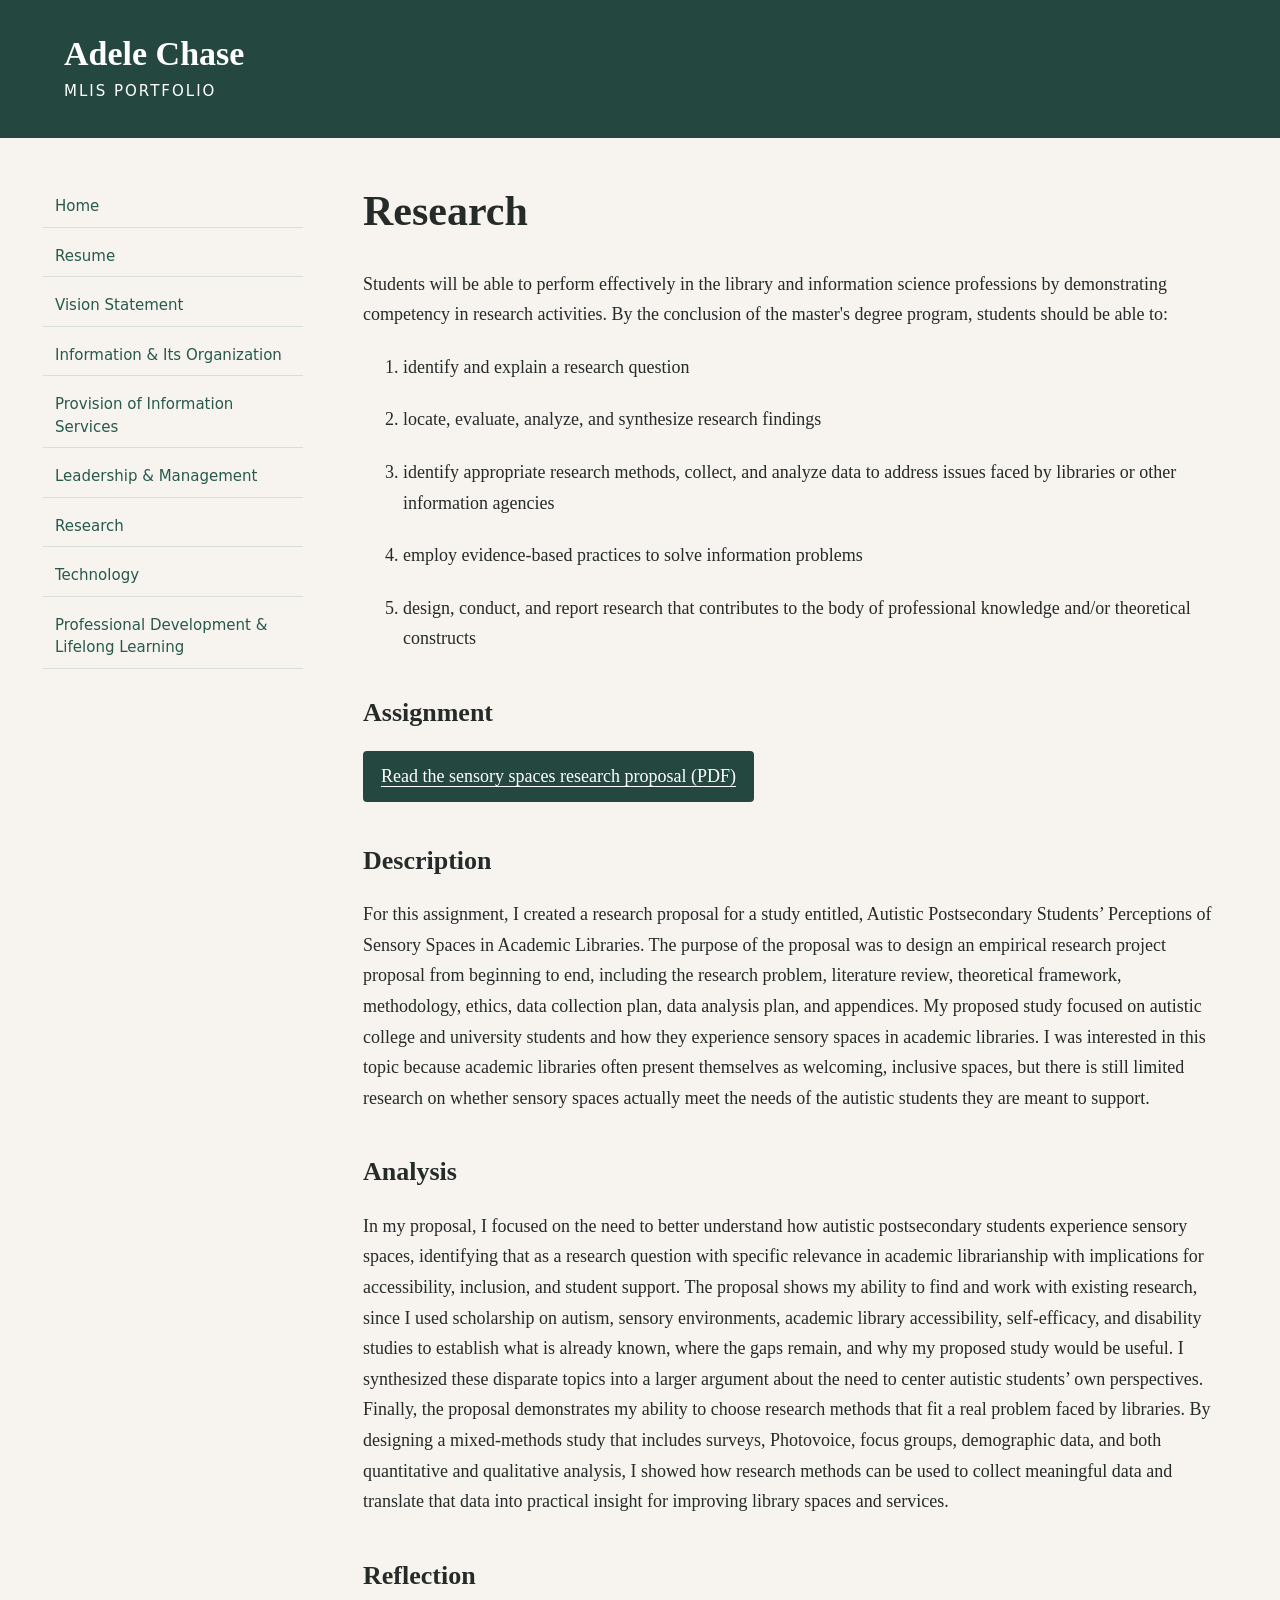
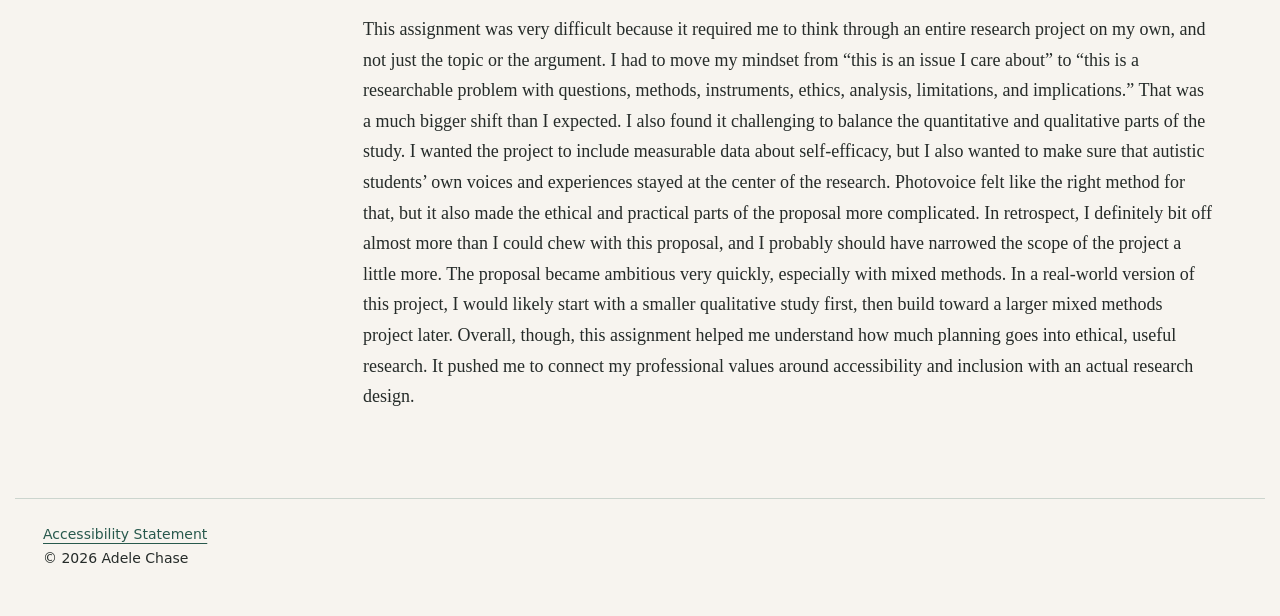
<file: research.html>
<!doctype html>
<html lang="en"><head><meta charset="utf-8"><meta name="viewport" content="width=device-width, initial-scale=1"><title>Research | Adele Chase — MLIS Portfolio</title><link rel="stylesheet" href="style.css"></head><body><a class="skip" href="#content">Skip to content</a><header><a class="brand" href="index.html">Adele Chase<span>MLIS Portfolio</span></a></header><div class="layout"><nav aria-label="Main navigation"><a href="index.html">Home</a><a href="resume.html">Resume</a><a href="vision-statement.html">Vision Statement</a><a href="information-organization.html">Information &amp; Its Organization</a><a href="information-services.html">Provision of Information Services</a><a href="leadership-management.html">Leadership &amp; Management</a><a href="research.html">Research</a><a href="technology.html">Technology</a><a href="professional-development.html">Professional Development &amp; Lifelong Learning</a></nav><main id="content"><h1><span>Research</span></h1>
<p>Students will be able to perform effectively in the library and information science professions by demonstrating competency in research activities. By the conclusion of the master&#x27;s degree program, students should be able to:</p>
<ol>
<li>
<p><span>identify and explain a research question</span></p>
</li>
<li>
<p><span>locate, evaluate, analyze, and synthesize research findings</span></p>
</li>
<li>
<p>identify appropriate research methods, collect, and analyze data to address issues faced by libraries or other information agencies</p>
</li>
<li>
<p>employ evidence-based practices to solve information problems</p>
</li>
<li>
<p>design, conduct, and report research that contributes to the body of professional knowledge and/or theoretical constructs</p>
</li>
</ol>
<h2>Assignment</h2>
<p class="download"><a href="assets/research.pdf">Read the sensory spaces research proposal (PDF)</a></p>
<h2>Description</h2>
<p>For this assignment, I created a research proposal for a study entitled, <span>Autistic Postsecondary Students’ Perceptions of Sensory Spaces in Academic Libraries</span>. The purpose of the proposal was to design an empirical research project proposal from beginning to end, including the research problem, literature review, theoretical framework, methodology, ethics, data collection plan, data analysis plan, and appendices. My proposed study focused on autistic college and university students and how they experience sensory spaces in academic libraries. I was interested in this topic because academic libraries often present themselves as welcoming, inclusive spaces, but there is still limited research on whether sensory spaces actually meet the needs of the autistic students they are meant to support.</p>
<h2>Analysis</h2>
<p>In my proposal, I focused on the need to better understand how autistic postsecondary students experience sensory spaces, identifying that as a research question with specific relevance in academic librarianship with implications for accessibility, inclusion, and student support. The proposal shows my ability to find and work with existing research, since I used scholarship on autism, sensory environments, academic library accessibility, self-efficacy, and disability studies to establish what is already known, where the gaps remain, and why my proposed study would be useful. I synthesized these disparate topics into a larger argument about the need to center autistic students’ own perspectives. Finally, the proposal demonstrates my ability to choose research methods that fit a real problem faced by libraries. By designing a mixed-methods study that includes surveys, Photovoice, focus groups, demographic data, and both quantitative and qualitative analysis, I showed how research methods can be used to collect meaningful data and translate that data into practical insight for improving library spaces and services.</p>
<h2>Reflection</h2>
<p>This assignment was very difficult because it required me to think through an entire research project on my own, and not just the topic or the argument. I had to move my mindset from “this is an issue I care about” to “this is a researchable problem with questions, methods, instruments, ethics, analysis, limitations, and implications.” That was a much bigger shift than I expected. I also found it challenging to balance the quantitative and qualitative parts of the study. I wanted the project to include measurable data about self-efficacy, but I also wanted to make sure that autistic students’ own voices and experiences stayed at the center of the research. Photovoice felt like the right method for that, but it also made the ethical and practical parts of the proposal more complicated. In retrospect, I definitely bit off almost more than I could chew with this proposal, and I probably should have narrowed the scope of the project a little more. The proposal became ambitious very quickly, especially with mixed methods. In a real-world version of this project, I would likely start with a smaller qualitative study first, then build toward a larger mixed methods project later. Overall, though, this assignment helped me understand how much planning goes into ethical, useful research. It pushed me to connect my professional values around accessibility and inclusion with an actual research design.</p></main></div><footer><a href="accessibility-statement.html">Accessibility Statement</a><p>© 2026 Adele Chase</p></footer></body></html>
</file>
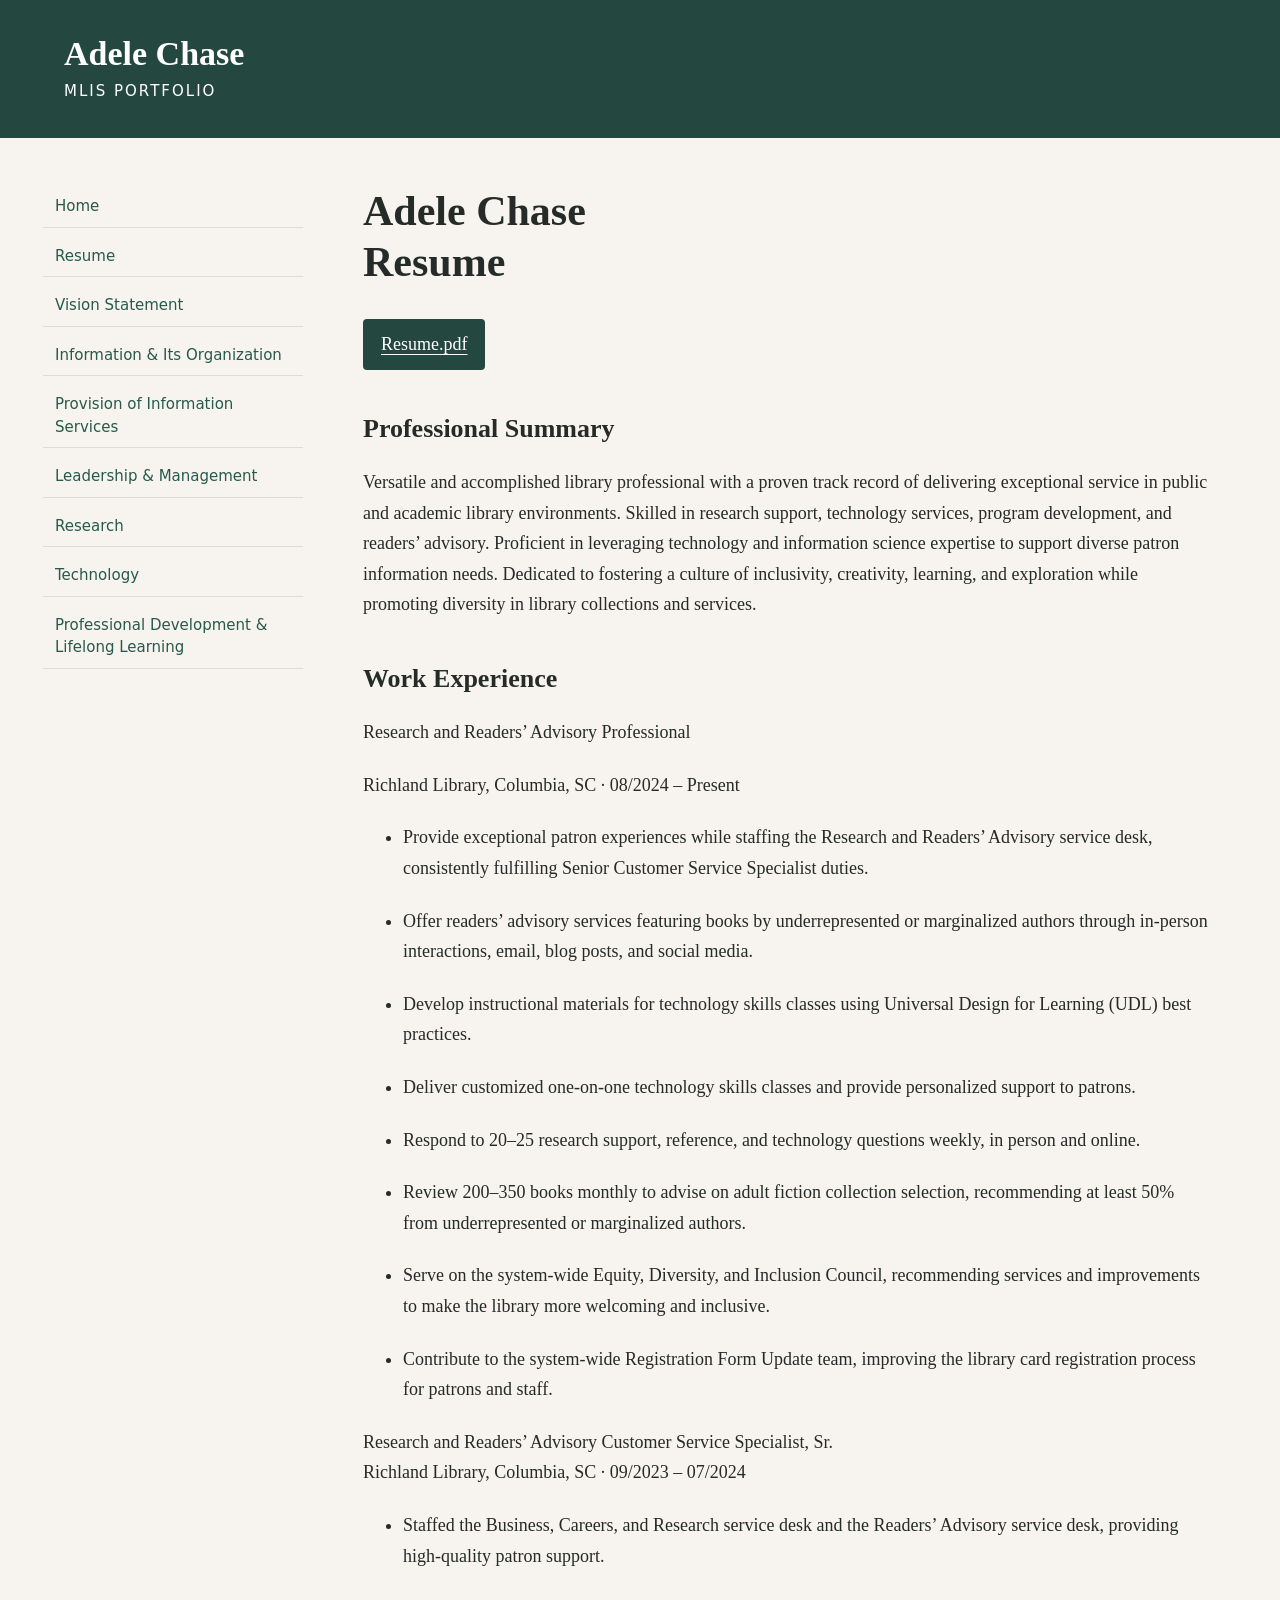
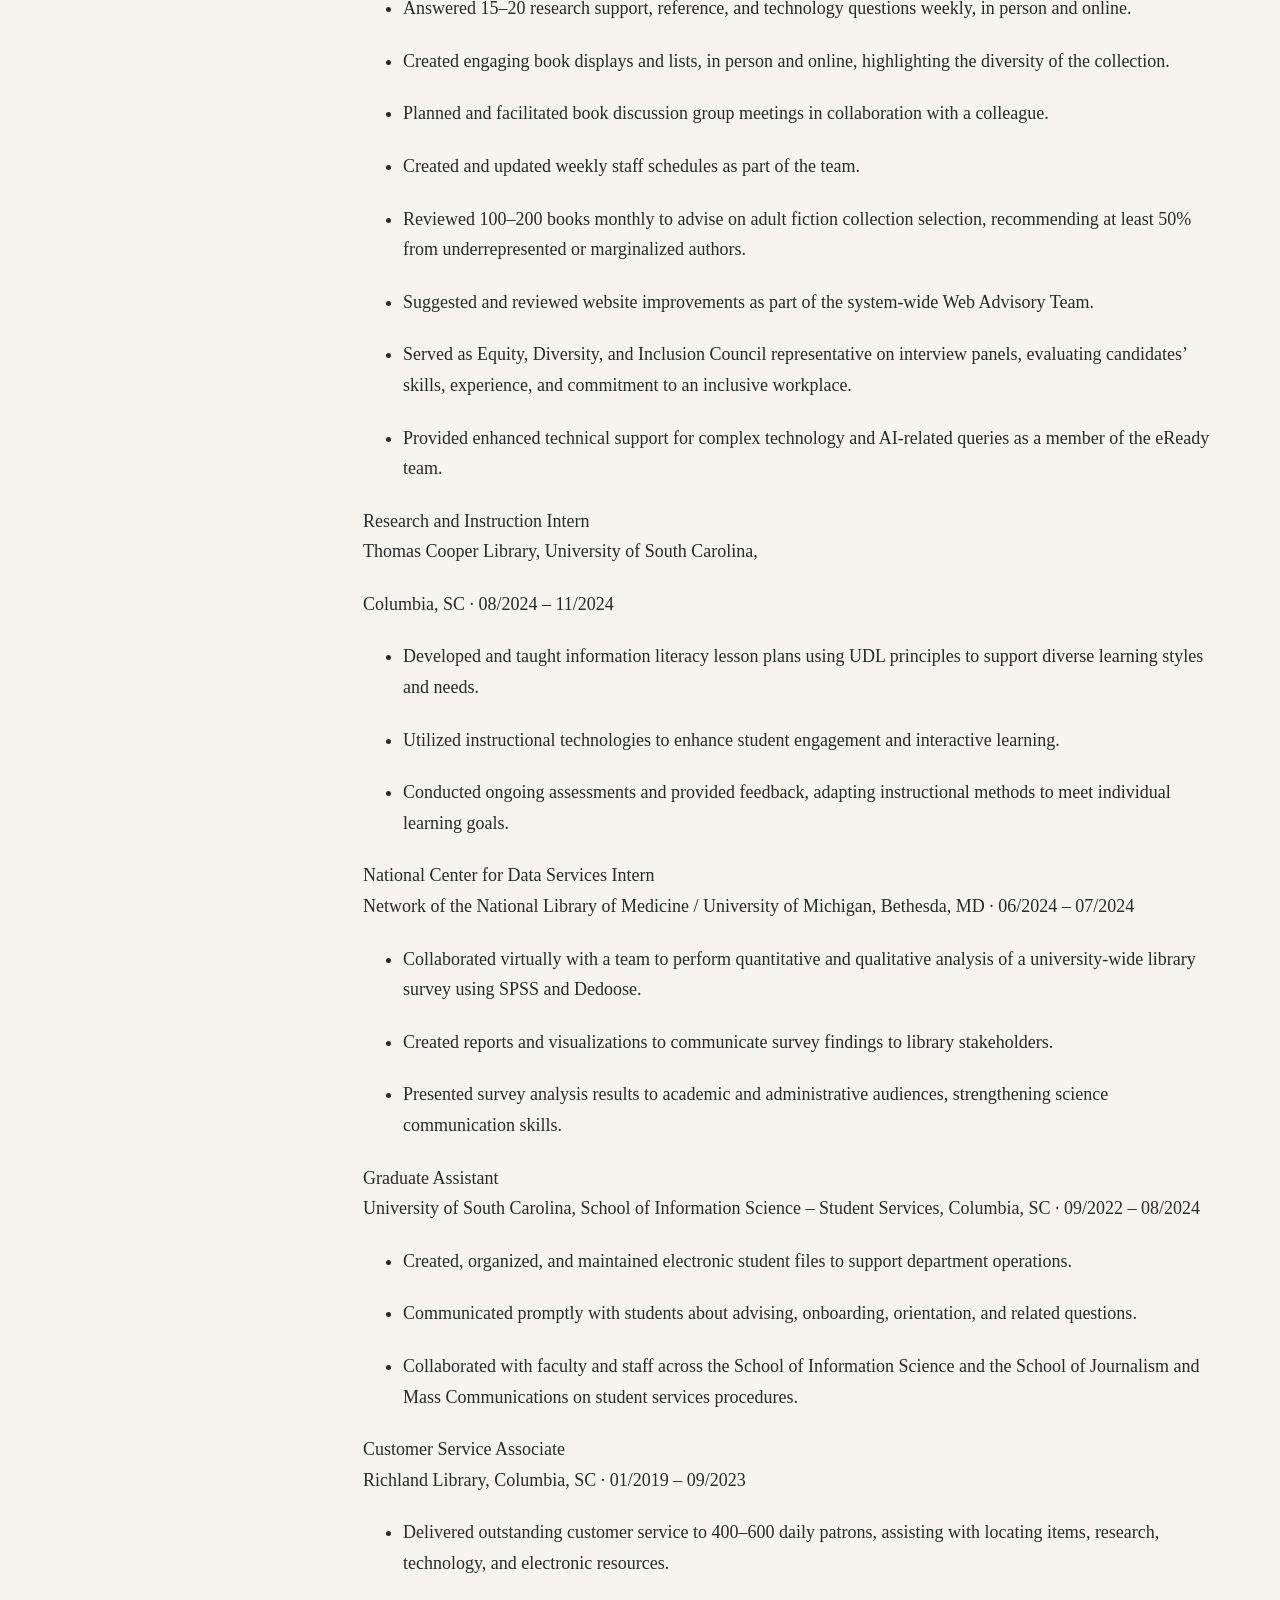
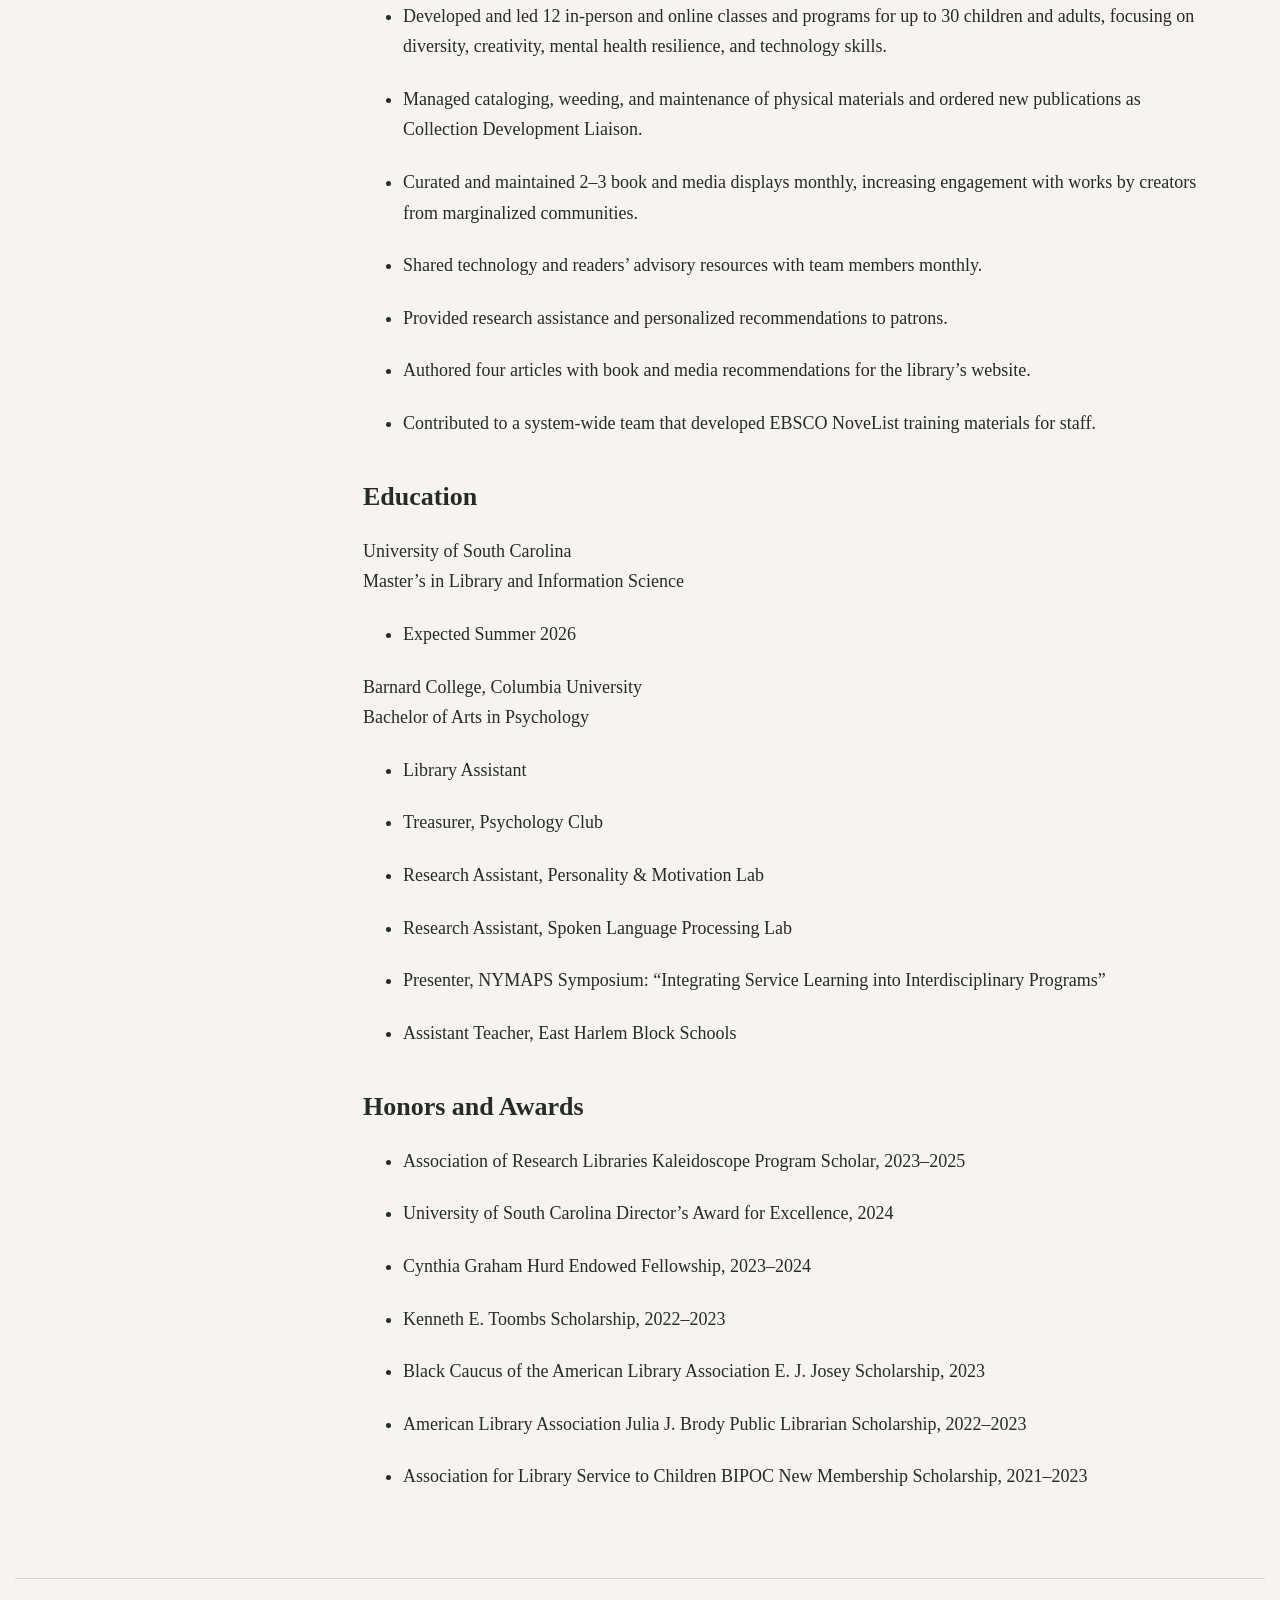
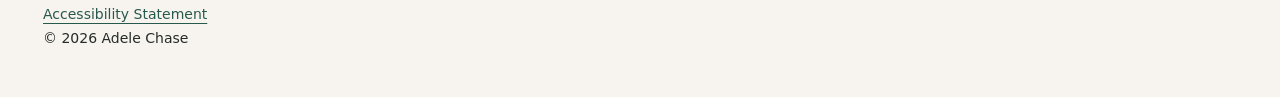
<file: resume.html>
<!doctype html>
<html lang="en"><head><meta charset="utf-8"><meta name="viewport" content="width=device-width, initial-scale=1"><title>Resume | Adele Chase — MLIS Portfolio</title><link rel="stylesheet" href="style.css"></head><body><a class="skip" href="#content">Skip to content</a><header><a class="brand" href="index.html">Adele Chase<span>MLIS Portfolio</span></a></header><div class="layout"><nav aria-label="Main navigation"><a href="index.html">Home</a><a href="resume.html">Resume</a><a href="vision-statement.html">Vision Statement</a><a href="information-organization.html">Information &amp; Its Organization</a><a href="information-services.html">Provision of Information Services</a><a href="leadership-management.html">Leadership &amp; Management</a><a href="research.html">Research</a><a href="technology.html">Technology</a><a href="professional-development.html">Professional Development &amp; Lifelong Learning</a></nav><main id="content"><h1><span>Adele Chase<br>
Resume</span></h1>
<p class="download"><a href="assets/resume.pdf">Resume.pdf</a></p>
<h2>Professional Summary</h2>
<p>Versatile and accomplished library professional with a proven track record of delivering exceptional service in public and academic library environments. Skilled in research support, technology services, program development, and readers’ advisory. Proficient in leveraging technology and information science expertise to support diverse patron information needs. Dedicated to fostering a culture of inclusivity, creativity, learning, and exploration while promoting diversity in library collections and services.</p>
<h2>Work Experience</h2>
<p>Research and Readers’ Advisory Professional</p>
<p>Richland Library, Columbia, SC · 08/2024 – Present</p>
<ul>
<li>
<p>Provide exceptional patron experiences while staffing the Research and Readers’ Advisory service desk, consistently fulfilling Senior Customer Service Specialist duties.</p>
</li>
<li>
<p>Offer readers’ advisory services featuring books by underrepresented or marginalized authors through in-person interactions, email, blog posts, and social media.</p>
</li>
<li>
<p>Develop instructional materials for technology skills classes using Universal Design for Learning (UDL) best practices.</p>
</li>
<li>
<p>Deliver customized one-on-one technology skills classes and provide personalized support to patrons.</p>
</li>
<li>
<p>Respond to 20–25 research support, reference, and technology questions weekly, in person and online.</p>
</li>
<li>
<p>Review 200–350 books monthly to advise on adult fiction collection selection, recommending at least 50% from underrepresented or marginalized authors.</p>
</li>
<li>
<p>Serve on the system-wide Equity, Diversity, and Inclusion Council, recommending services and improvements to make the library more welcoming and inclusive.</p>
</li>
<li>
<p>Contribute to the system-wide Registration Form Update team, improving the library card registration process for patrons and staff.</p>
</li>
</ul>
<p>Research and Readers’ Advisory Customer Service Specialist, Sr.<br>
Richland Library, Columbia, SC · 09/2023 – 07/2024</p>
<ul>
<li>
<p>Staffed the Business, Careers, and Research service desk and the Readers’ Advisory service desk, providing high-quality patron support.</p>
</li>
<li>
<p>Answered 15–20 research support, reference, and technology questions weekly, in person and online.</p>
</li>
<li>
<p>Created engaging book displays and lists, in person and online, highlighting the diversity of the collection.</p>
</li>
<li>
<p>Planned and facilitated book discussion group meetings in collaboration with a colleague.</p>
</li>
<li>
<p>Created and updated weekly staff schedules as part of the team.</p>
</li>
<li>
<p>Reviewed 100–200 books monthly to advise on adult fiction collection selection, recommending at least 50% from underrepresented or marginalized authors.</p>
</li>
<li>
<p>Suggested and reviewed website improvements as part of the system-wide Web Advisory Team.</p>
</li>
<li>
<p>Served as Equity, Diversity, and Inclusion Council representative on interview panels, evaluating candidates’ skills, experience, and commitment to an inclusive workplace.</p>
</li>
<li>
<p>Provided enhanced technical support for complex technology and AI-related queries as a member of the eReady team.</p>
</li>
</ul>
<p>Research and Instruction Intern<br>
Thomas Cooper Library, University of South Carolina,</p>
<p>Columbia, SC · 08/2024 – 11/2024</p>
<ul>
<li>
<p>Developed and taught information literacy lesson plans using UDL principles to support diverse learning styles and needs.</p>
</li>
<li>
<p>Utilized instructional technologies to enhance student engagement and interactive learning.</p>
</li>
<li>
<p>Conducted ongoing assessments and provided feedback, adapting instructional methods to meet individual learning goals.</p>
</li>
</ul>
<p>National Center for Data Services Intern<br>
Network of the National Library of Medicine / University of Michigan, Bethesda, MD · 06/2024 – 07/2024</p>
<ul>
<li>
<p>Collaborated virtually with a team to perform quantitative and qualitative analysis of a university-wide library survey using SPSS and Dedoose.</p>
</li>
<li>
<p>Created reports and visualizations to communicate survey findings to library stakeholders.</p>
</li>
<li>
<p>Presented survey analysis results to academic and administrative audiences, strengthening science communication skills.</p>
</li>
</ul>
<p>Graduate Assistant<br>
University of South Carolina, School of Information Science – Student Services, Columbia, SC · 09/2022 – 08/2024</p>
<ul>
<li>
<p>Created, organized, and maintained electronic student files to support department operations.</p>
</li>
<li>
<p>Communicated promptly with students about advising, onboarding, orientation, and related questions.</p>
</li>
<li>
<p>Collaborated with faculty and staff across the School of Information Science and the School of Journalism and Mass Communications on student services procedures.</p>
</li>
</ul>
<p>Customer Service Associate<br>
Richland Library, Columbia, SC · 01/2019 – 09/2023</p>
<ul>
<li>
<p>Delivered outstanding customer service to 400–600 daily patrons, assisting with locating items, research, technology, and electronic resources.</p>
</li>
<li>
<p>Developed and led 12 in-person and online classes and programs for up to 30 children and adults, focusing on diversity, creativity, mental health resilience, and technology skills.</p>
</li>
<li>
<p>Managed cataloging, weeding, and maintenance of physical materials and ordered new publications as Collection Development Liaison.</p>
</li>
<li>
<p>Curated and maintained 2–3 book and media displays monthly, increasing engagement with works by creators from marginalized communities.</p>
</li>
<li>
<p>Shared technology and readers’ advisory resources with team members monthly.</p>
</li>
<li>
<p>Provided research assistance and personalized recommendations to patrons.</p>
</li>
<li>
<p>Authored four articles with book and media recommendations for the library’s website.</p>
</li>
<li>
<p>Contributed to a system-wide team that developed EBSCO NoveList training materials for staff.</p>
</li>
</ul>
<h2>Education</h2>
<p>University of South Carolina<br>
Master’s in Library and Information Science</p>
<ul>
<li>
<p>Expected Summer 2026</p>
</li>
</ul>
<p>Barnard College, Columbia University<br>
Bachelor of Arts in Psychology</p>
<ul>
<li>
<p>Library Assistant</p>
</li>
<li>
<p>Treasurer, Psychology Club</p>
</li>
<li>
<p>Research Assistant, Personality &amp; Motivation Lab</p>
</li>
<li>
<p>Research Assistant, Spoken Language Processing Lab</p>
</li>
<li>
<p>Presenter, NYMAPS Symposium: “Integrating Service Learning into Interdisciplinary Programs”</p>
</li>
<li>
<p>Assistant Teacher, East Harlem Block Schools</p>
</li>
</ul>
<h2>Honors and Awards</h2>
<ul>
<li>
<p>Association of Research Libraries Kaleidoscope Program Scholar, 2023–2025</p>
</li>
<li>
<p>University of South Carolina Director’s Award for Excellence, 2024</p>
</li>
<li>
<p>Cynthia Graham Hurd Endowed Fellowship, 2023–2024</p>
</li>
<li>
<p>Kenneth E. Toombs Scholarship, 2022–2023</p>
</li>
<li>
<p>Black Caucus of the American Library Association E. J. Josey Scholarship, 2023</p>
</li>
<li>
<p>American Library Association Julia J. Brody Public Librarian Scholarship, 2022–2023</p>
</li>
<li>
<p>Association for Library Service to Children BIPOC New Membership Scholarship, 2021–2023</p>
</li>
</ul></main></div><footer><a href="accessibility-statement.html">Accessibility Statement</a><p>© 2026 Adele Chase</p></footer></body></html>
</file>
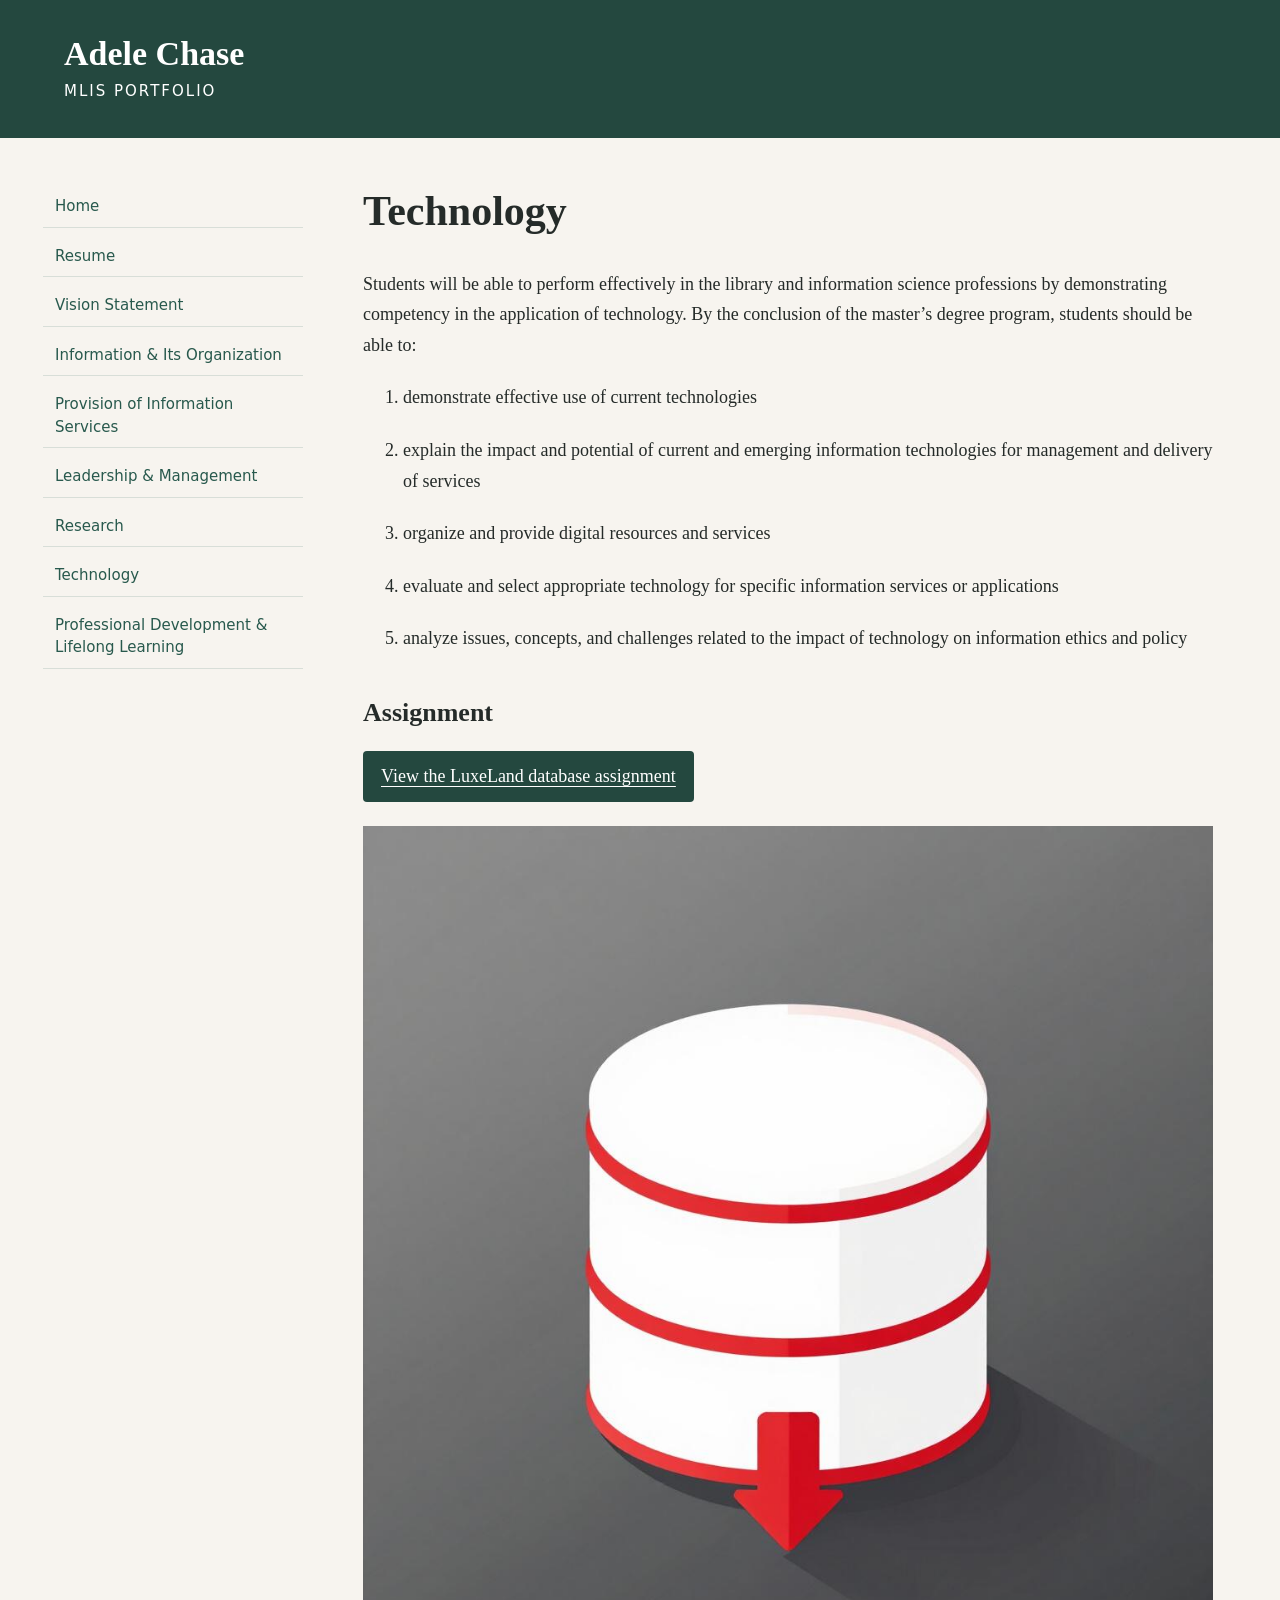
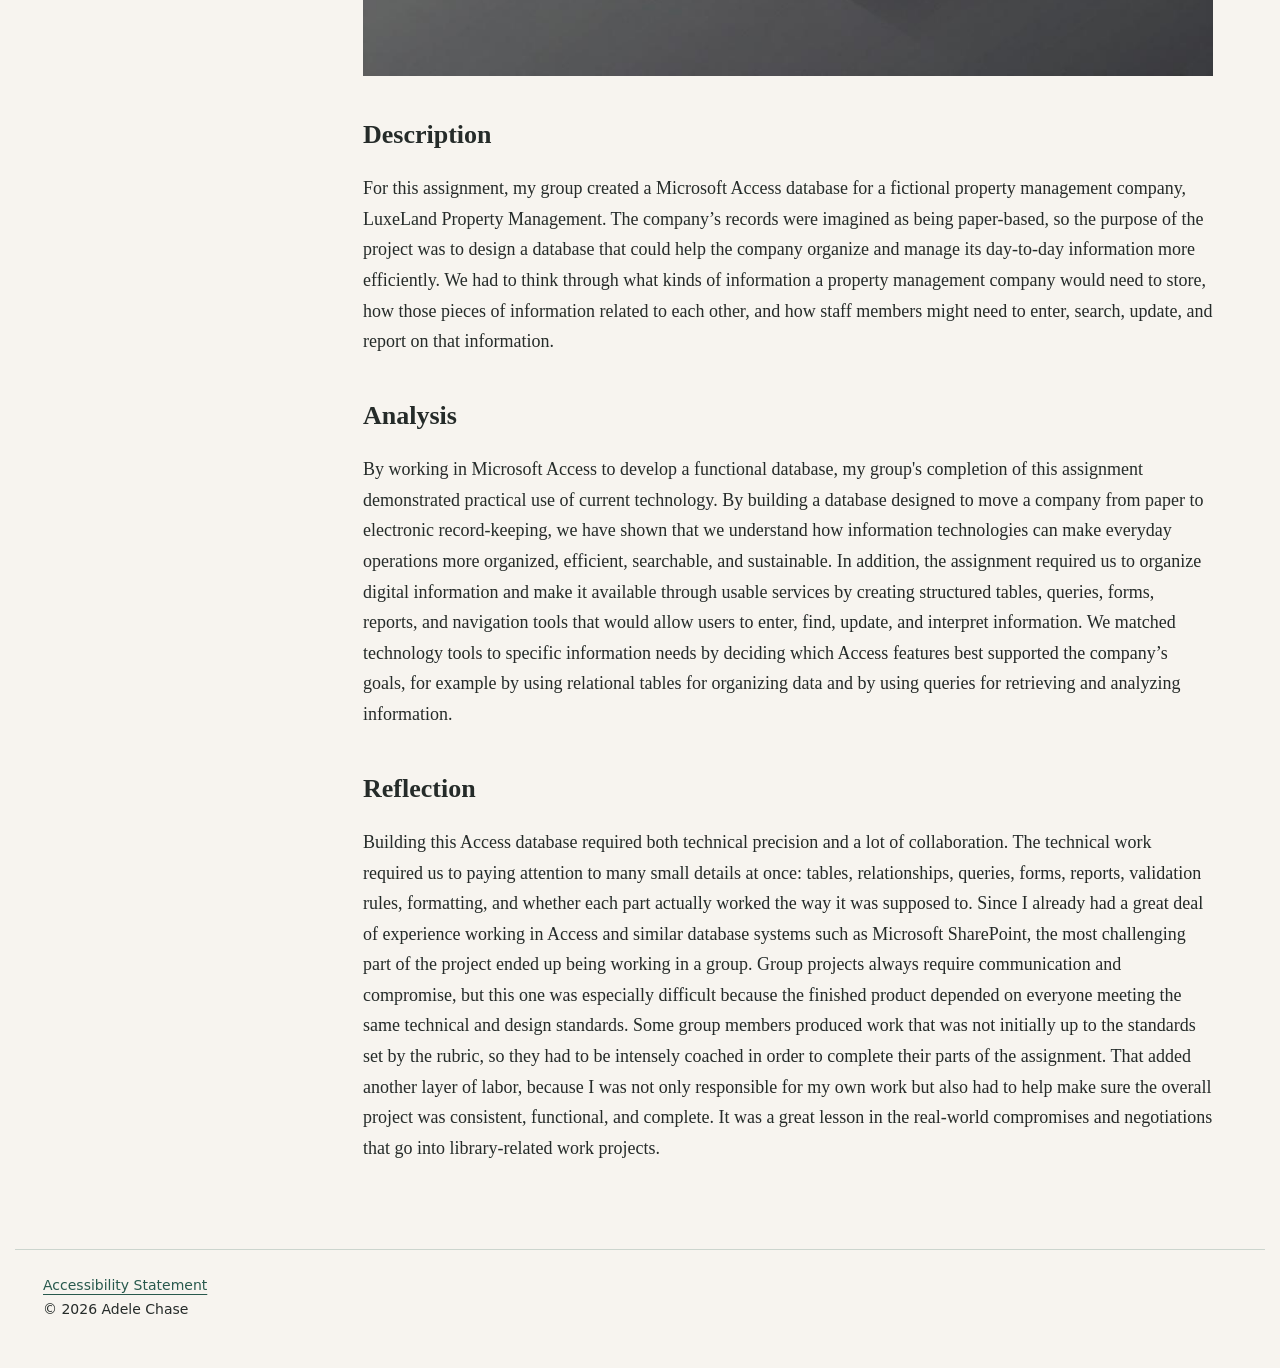
<file: technology.html>
<!doctype html>
<html lang="en"><head><meta charset="utf-8"><meta name="viewport" content="width=device-width, initial-scale=1"><title>Technology | Adele Chase — MLIS Portfolio</title><link rel="stylesheet" href="style.css"></head><body><a class="skip" href="#content">Skip to content</a><header><a class="brand" href="index.html">Adele Chase<span>MLIS Portfolio</span></a></header><div class="layout"><nav aria-label="Main navigation"><a href="index.html">Home</a><a href="resume.html">Resume</a><a href="vision-statement.html">Vision Statement</a><a href="information-organization.html">Information &amp; Its Organization</a><a href="information-services.html">Provision of Information Services</a><a href="leadership-management.html">Leadership &amp; Management</a><a href="research.html">Research</a><a href="technology.html">Technology</a><a href="professional-development.html">Professional Development &amp; Lifelong Learning</a></nav><main id="content"><h1><span>Technology</span></h1>
<p>Students will be able to perform effectively in the library and information science professions by demonstrating competency in the application of technology. By the conclusion of the master’s degree program, students should be able to:</p>
<ol>
<li>
<p><span>demonstrate effective use of current technologies</span></p>
</li>
<li>
<p>explain the impact and potential of current and emerging information technologies for management and delivery of services</p>
</li>
<li>
<p><span>organize and provide digital resources and services</span></p>
</li>
<li>
<p><span>evaluate and select appropriate technology for specific information services or applications</span></p>
</li>
<li>
<p>analyze issues, concepts, and challenges related to the impact of technology on information ethics and policy</p>
</li>
</ol>
<h2>Assignment</h2>
<p class="download"><a href="https://drive.google.com/file/d/1Ks1qD3gx0Pax_F5UcfqISetSxlxf8qQ2/view?usp=sharing">View the LuxeLand database assignment</a></p>
<img class="content-image" src="assets/e1c992_7d2093693e1a4640870fdf00a21da77f~mv2.jpg" alt="" loading="lazy">
<h2>Description</h2>
<p>For this assignment, my group created a Microsoft Access database for a fictional property management company, <span>LuxeLand Property Management</span>. The company’s records were imagined as being paper-based, so the purpose of the project was to design a database that could help the company organize and manage its day-to-day information more efficiently. We had to think through what kinds of information a property management company would need to store, how those pieces of information related to each other, and how staff members might need to enter, search, update, and report on that information.</p>
<h2>Analysis</h2>
<p>By working in Microsoft Access to develop a functional database, my group&#x27;s completion of this assignment demonstrated practical use of current technology. By building a database designed to move a company from paper to electronic record-keeping, we have shown that we understand how information technologies can make everyday operations more organized, efficient, searchable, and sustainable. In addition, the assignment required us to organize digital information and make it available through usable services by creating structured tables, queries, forms, reports, and navigation tools that would allow users to enter, find, update, and interpret information. We matched technology tools to specific information needs by deciding which Access features best supported the company’s goals, for example by using relational tables for organizing data and by using queries for retrieving and analyzing information.</p>
<h2>Reflection</h2>
<p>Building this Access database required both technical precision and a lot of collaboration. The technical work required us to paying attention to many small details at once: tables, relationships, queries, forms, reports, validation rules, formatting, and whether each part actually worked the way it was supposed to. Since I already had a great deal of experience working in Access and similar database systems such as Microsoft SharePoint, the most challenging part of the project ended up being working in a group. Group projects always require communication and compromise, but this one was especially difficult because the finished product depended on everyone meeting the same technical and design standards. Some group members produced work that was not initially up to the standards set by the rubric, so they had to be intensely coached in order to complete their parts of the assignment. That added another layer of labor, because I was not only responsible for my own work but also had to help make sure the overall project was consistent, functional, and complete. It was a great lesson in the real-world compromises and negotiations that go into library-related work projects.</p></main></div><footer><a href="accessibility-statement.html">Accessibility Statement</a><p>© 2026 Adele Chase</p></footer></body></html>
</file>
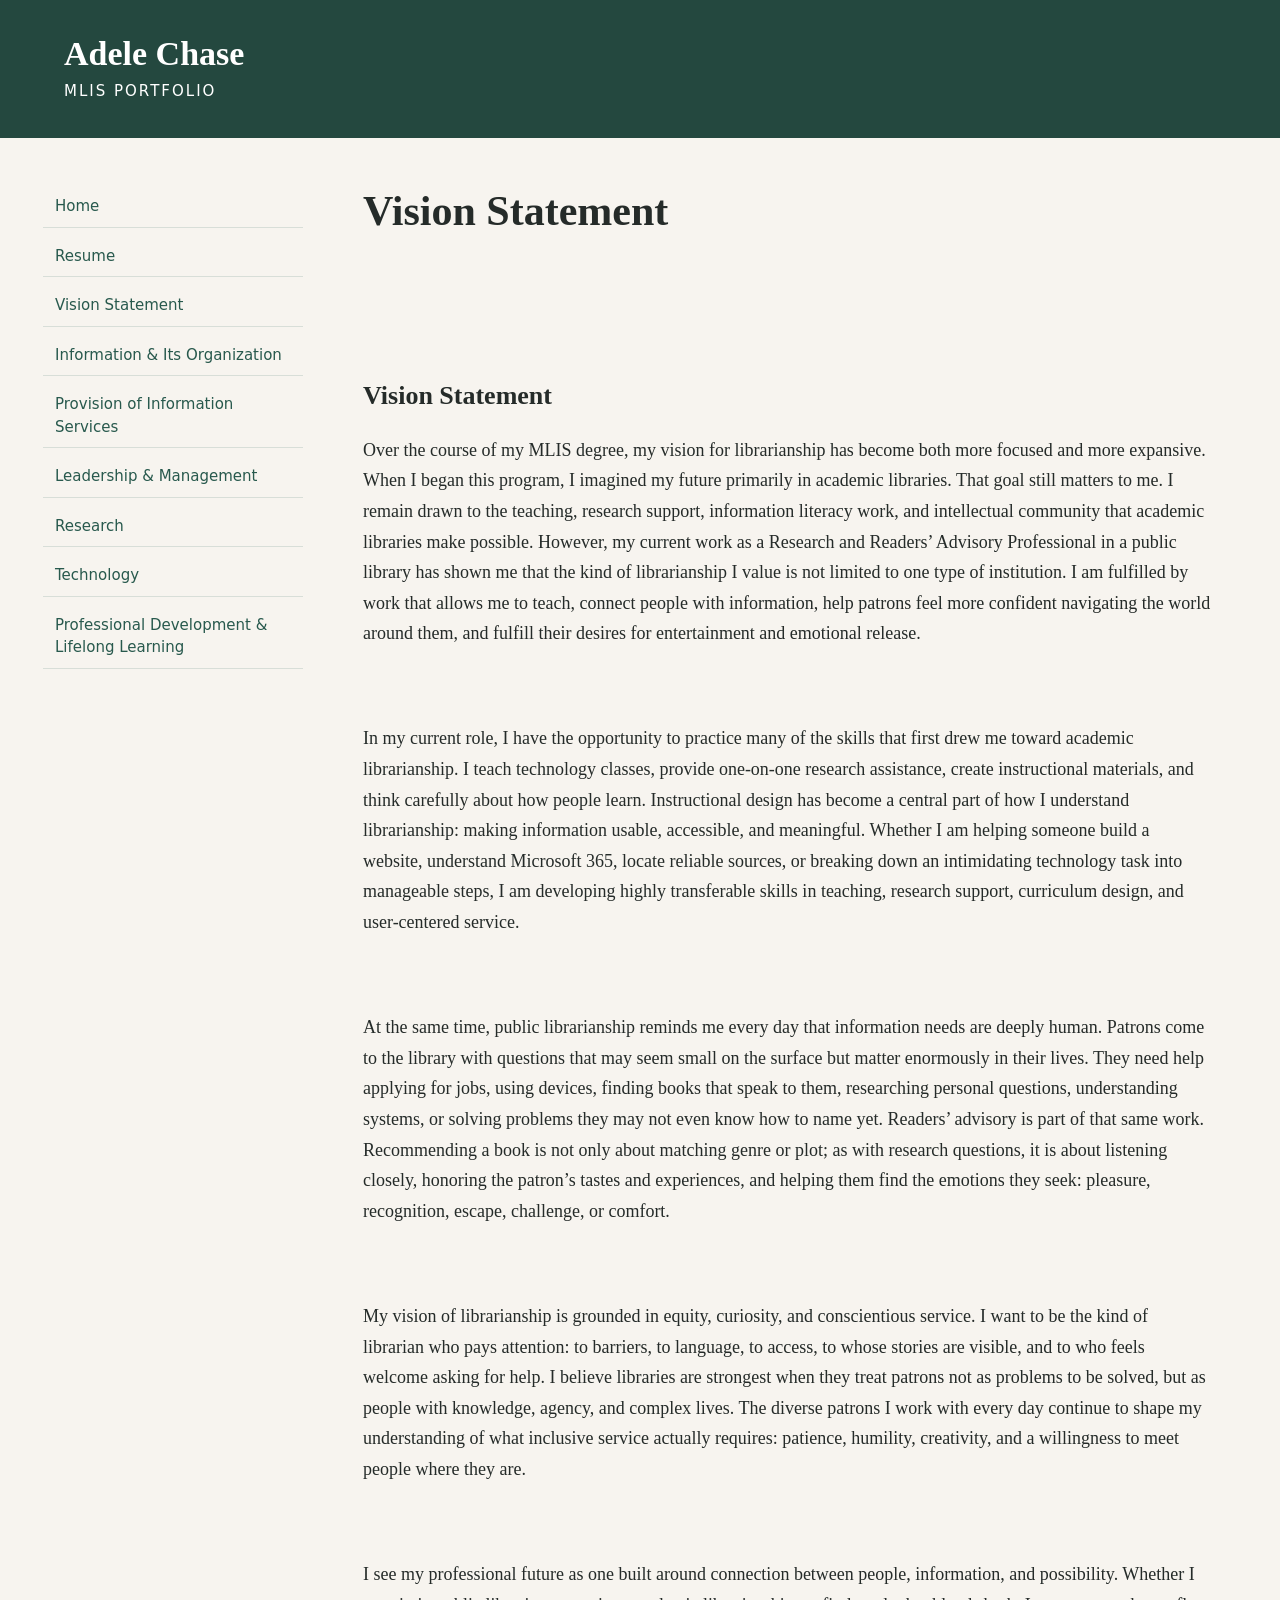
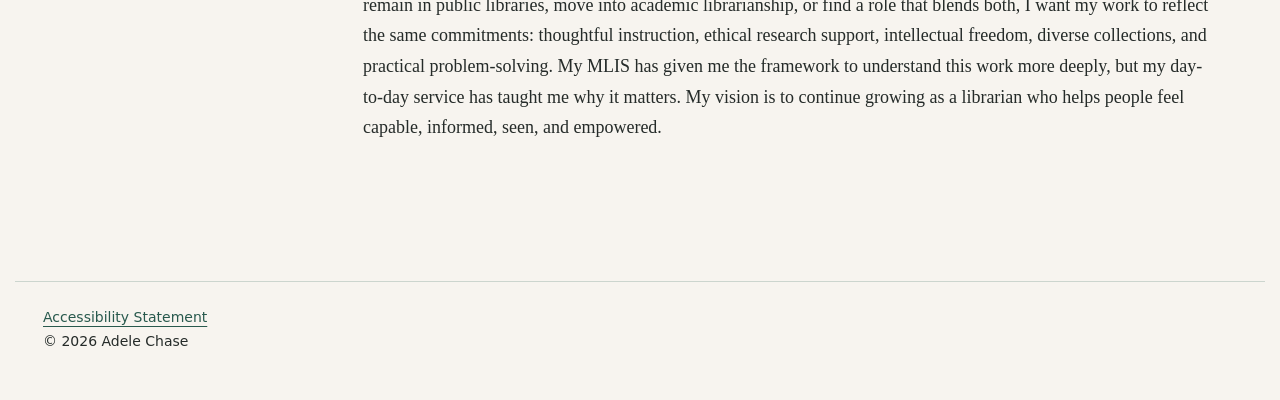
<file: vision-statement.html>
<!doctype html>
<html lang="en"><head><meta charset="utf-8"><meta name="viewport" content="width=device-width, initial-scale=1"><title>Vision Statement | Adele Chase — MLIS Portfolio</title><link rel="stylesheet" href="style.css"></head><body><a class="skip" href="#content">Skip to content</a><header><a class="brand" href="index.html">Adele Chase<span>MLIS Portfolio</span></a></header><div class="layout"><nav aria-label="Main navigation"><a href="index.html">Home</a><a href="resume.html">Resume</a><a href="vision-statement.html">Vision Statement</a><a href="information-organization.html">Information &amp; Its Organization</a><a href="information-services.html">Provision of Information Services</a><a href="leadership-management.html">Leadership &amp; Management</a><a href="research.html">Research</a><a href="technology.html">Technology</a><a href="professional-development.html">Professional Development &amp; Lifelong Learning</a></nav><main id="content"><h1><span>Vision Statement</span><br></br>
 </h1>
<h2>Vision Statement</h2>
<p>Over the course of my MLIS degree, my vision for librarianship has become both more focused and more expansive. When I began this program, I imagined my future primarily in academic libraries. That goal still matters to me. I remain drawn to the teaching, research support, information literacy work, and intellectual community that academic libraries make possible. However, my current work as a Research and Readers’ Advisory Professional in a public library has shown me that the kind of librarianship I value is not limited to one type of institution. I am fulfilled by work that allows me to teach, connect people with information, help patrons feel more confident navigating the world around them, and fulfill their desires for entertainment and emotional release.</p>
<p><span>​</span></p>
<p>In my current role, I have the opportunity to practice many of the skills that first drew me toward academic librarianship. I teach technology classes, provide one-on-one research assistance, create instructional materials, and think carefully about how people learn. Instructional design has become a central part of how I understand librarianship: making information usable, accessible, and meaningful. Whether I am helping someone build a website, understand Microsoft 365, locate reliable sources, or breaking down an intimidating technology task into manageable steps, I am developing highly transferable skills in teaching, research support, curriculum design, and user-centered service. </p>
<p> </p>
<p>At the same time, public librarianship reminds me every day that information needs are deeply human. Patrons come to the library with questions that may seem small on the surface but matter enormously in their lives. They need help applying for jobs, using devices, finding books that speak to them, researching personal questions, understanding systems, or solving problems they may not even know how to name yet. Readers’ advisory is part of that same work. Recommending a book is not only about matching genre or plot; as with research questions, it is about listening closely, honoring the patron’s tastes and experiences, and helping them find the emotions they seek: pleasure, recognition, escape, challenge, or comfort.</p>
<p><span>​</span></p>
<p>My vision of librarianship is grounded in equity, curiosity, and conscientious service. I want to be the kind of librarian who pays attention: to barriers, to language, to access, to whose stories are visible, and to who feels welcome asking for help. I believe libraries are strongest when they treat patrons not as problems to be solved, but as people with knowledge, agency, and complex lives. The diverse patrons I work with every day continue to shape my understanding of what inclusive service actually requires: patience, humility, creativity, and a willingness to meet people where they are.</p>
<p> </p>
<p>I see my professional future as one built around connection between people, information, and possibility. Whether I remain in public libraries, move into academic librarianship, or find a role that blends both, I want my work to reflect the same commitments: thoughtful instruction, ethical research support, intellectual freedom, diverse collections, and practical problem-solving. My MLIS has given me the framework to understand this work more deeply, but my day-to-day service has taught me why it matters. My vision is to continue growing as a librarian who helps people feel capable, informed, seen, and empowered.</p>
<p><span>​</span></p></main></div><footer><a href="accessibility-statement.html">Accessibility Statement</a><p>© 2026 Adele Chase</p></footer></body></html>
</file>
<file: style.css>
*{box-sizing:border-box}body{margin:0;background:#f7f4ef;color:#252b29;font:18px/1.7 Georgia,serif}header{background:#24483f;padding:32px max(5vw,24px)}a{color:#28594d;text-underline-offset:4px}a:hover{text-decoration-thickness:3px}.brand{color:#fff;text-decoration:none;font:700 34px/1.3 Georgia,serif}.brand span{display:block;font:15px/2 system-ui,sans-serif;letter-spacing:2px;text-transform:uppercase}.layout{display:grid;grid-template-columns:260px minmax(0,850px);gap:60px;max-width:1250px;margin:48px auto;padding:0 28px}nav{display:flex;flex-direction:column;gap:8px;font:15px/1.5 system-ui,sans-serif}nav a{padding:9px 12px;border-bottom:1px solid #d8ded8;text-decoration:none}main{min-width:0}h1{font-size:42px;line-height:1.2;margin:0 0 32px}h2{font-size:26px;line-height:1.3;margin-top:42px}p{margin:0 0 22px}li{margin-bottom:10px}.content-image{max-width:100%;height:auto;display:block;margin:24px 0}.portrait{width:220px;height:280px;object-fit:cover;float:right;margin:0 0 28px 28px;border-radius:6px}.download a{display:inline-block;background:#24483f;color:white;padding:10px 18px;border-radius:4px}footer{max-width:1250px;margin:64px auto 0;padding:24px 28px;border-top:1px solid #ccd5ce;font:14px/1.7 system-ui,sans-serif}.skip{position:absolute;left:12px;top:-100px;background:white;padding:12px;z-index:10}.skip:focus{top:12px}:focus-visible{outline:3px solid #bd6a24;outline-offset:4px}@media(max-width:800px){.layout{grid-template-columns:1fr;gap:30px;margin-top:24px}nav{display:grid;grid-template-columns:1fr 1fr;font-size:13px}h1{font-size:34px}.portrait{width:150px;height:200px}}@media(max-width:450px){.portrait{float:none;margin:0 0 24px}nav{grid-template-columns:1fr}}
.home-sidebar .portrait{display:block;float:none;max-width:100%;margin:24px auto 0}.home-sidebar{min-width:0}
</file>
